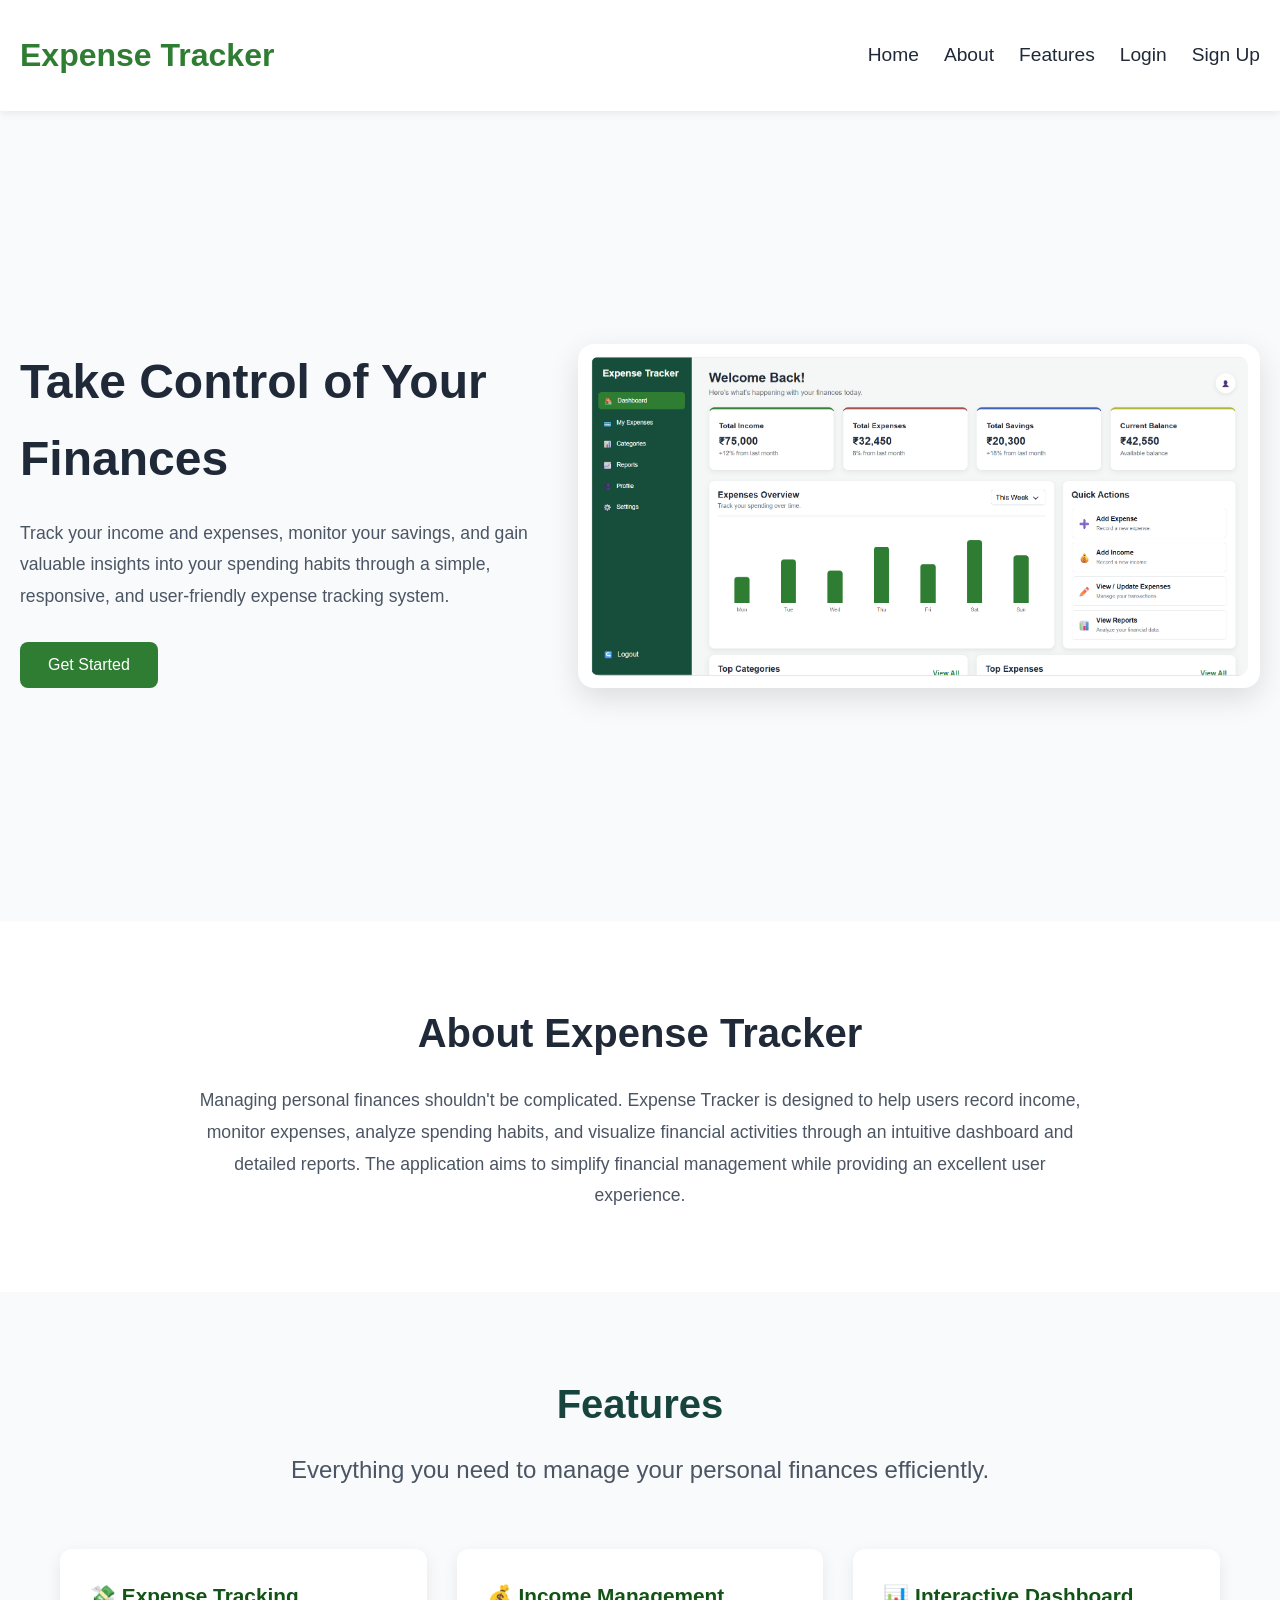
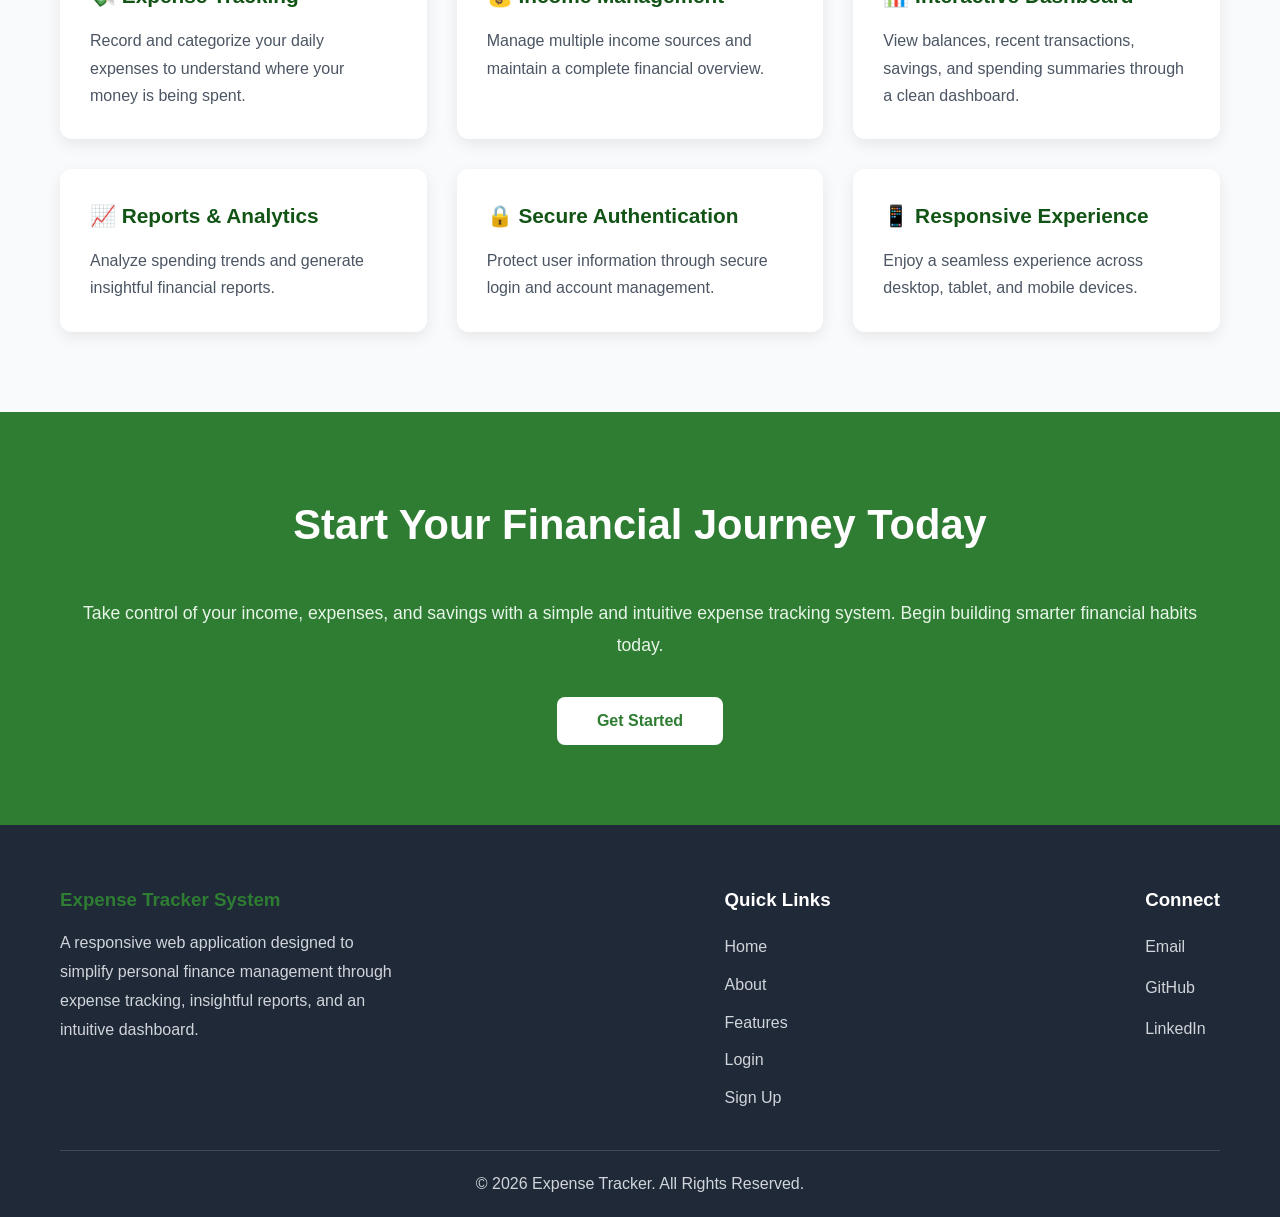
<file: frontend/html/index.html>
<!DOCTYPE html>
<html lang="en">
<head>
    <meta charset="UTF-8">
    <meta name="viewport" content="width=device-width, initial-scale=1.0">
    <title>Expense Tracker</title>
    <link rel="stylesheet" href="../css/style.css">
    
</head>

<body>

    <!-- ================= NAVIGATION ================= -->
    
    <nav class="navbar">
        <div class="logo">
            <h1>Expense Tracker</h1>
        </div>
        <div class="nav-links">
            <a href="#home">Home</a>
            <a href="#about">About</a>
            <a href="#features">Features</a>
            <a href="login.html">Login</a>
            <a href="signup.html">Sign Up</a>
        </div>
    </nav>
    <!-- ================= HERO SECTION ================= -->
    <section id="home" class="hero">
        <div class="hero-content">
            <h1>Take Control of Your Finances</h1>
            <p>
                Track your income and expenses, monitor your savings,
                and gain valuable insights into your spending habits
                through a simple, responsive, and user-friendly
                expense tracking system.
            </p>

            <button type="button" onclick="window.location.href='signup.html'">
                Get Started
            </button>

        </div>
        <div class="dashboard-content">
            <div class="dashboard-preview-card">
                <img 
                    src="../images/dashboard-preview.png" 
                    alt="Expense Tracker Dashboard Preview"
                >
            </div>
        </div>
    </section>
    <!-- ================= ABOUT SECTION ================= -->
    <section id="about" class="about">
        <div class="about-content">
            <h2>About Expense Tracker</h2>
            <p>
                Managing personal finances shouldn't be complicated.
                Expense Tracker is designed to help users record income,
                monitor expenses, analyze spending habits, and visualize
                financial activities through an intuitive dashboard and
                detailed reports. The application aims to simplify
                financial management while providing an excellent
                user experience.
            </p>
        </div>
    </section>
    <!-- ================= FEATURES SECTION ================= -->
    <section id="features" class="features">
        <div class="section-title">
            <h2>Features</h2>
            <p>
                Everything you need to manage your personal finances efficiently.
            </p>
        </div>
        <div class="cards-container">
            <div class="feature-card">
                <h3>💸 Expense Tracking</h3>
                <p>
                    Record and categorize your daily expenses to understand
                    where your money is being spent.
                </p>
            </div>
            <div class="feature-card">
                <h3>💰 Income Management</h3>
                <p>
                    Manage multiple income sources and maintain
                    a complete financial overview.
                </p>
            </div>
            <div class="feature-card">
                <h3>📊 Interactive Dashboard</h3>
                <p>
                    View balances, recent transactions, savings,
                    and spending summaries through a clean dashboard.
                </p>
            </div>
            <div class="feature-card">
                <h3>📈 Reports & Analytics</h3>
                <p>
                    Analyze spending trends and generate
                    insightful financial reports.
                </p>
            </div>
            <div class="feature-card">
                <h3>🔒 Secure Authentication</h3>
                <p>
                    Protect user information through secure
                    login and account management.
                </p>
            </div>
            <div class="feature-card">
                <h3>📱 Responsive Experience</h3>
                <p>
                    Enjoy a seamless experience across desktop,
                    tablet, and mobile devices.
                </p>
            </div>
        </div>
    </section>
    <!-- ================= CALL TO ACTION ================= -->
    <section id="cta" class="cta">
        <div class="cta-content">
            <h2>Start Your Financial Journey Today</h2>
            <p>
                Take control of your income, expenses, and savings with
                a simple and intuitive expense tracking system.
                Begin building smarter financial habits today.
            </p>
            <button type="button" onclick="window.location.href='signup.html'">
                Get Started
            </button>
        </div>
    </section>
    <!-- ================= FOOTER ================= -->
    <footer>
        <div class="footer-container">
            <div class="footer-about">
                <h3>Expense Tracker System</h3>
                <p>
                    A responsive web application designed to simplify
                    personal finance management through expense tracking,
                    insightful reports, and an intuitive dashboard.
                </p>
            </div>
            <div class="footer-links">
                <h3>Quick Links</h3>
                <ul>
                    <li><a href="#home">Home</a></li>
                    <li><a href="#about">About</a></li>
                    <li><a href="#features">Features</a></li>
                    <li><a href="login.html">Login</a></li>
                    <li><a href="signup.html">Sign Up</a></li>
                </ul>
            </div>
            <div class="footer-contact">
                <h3>Connect</h3>
                <ul>
                    <li><a href="#" >Email</a></li>
                    <li><a href="https://github.com/Srilekha2800">GitHub</a></li>
                    <li><a href="https://www.linkedin.com/in/srilekha-doppalapudi-3969a5295">LinkedIn</a></li>
                </ul>
            </div>
        </div>
        <div class="footer-bottom">
                <p>© 2026 Expense Tracker. All Rights Reserved.</p>     
        </div>
    </footer>

</body>
</html>
</file>
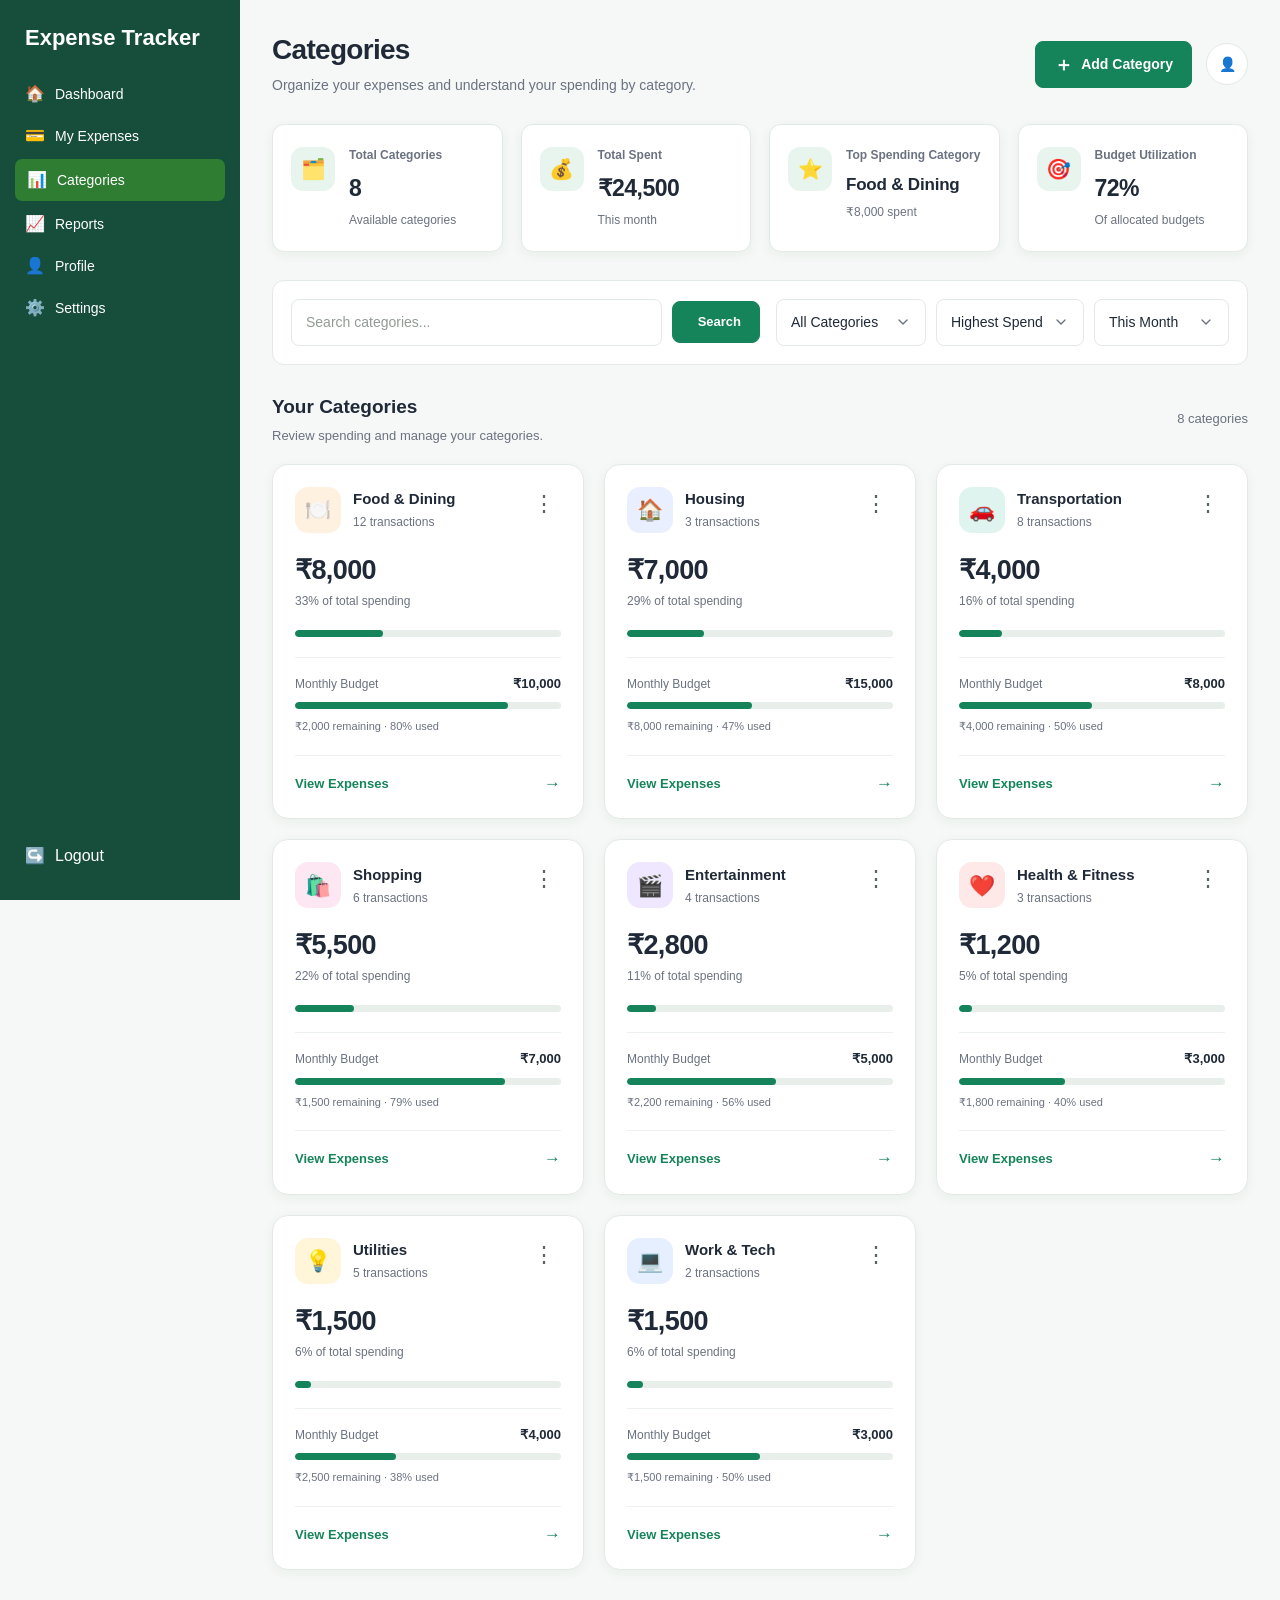
<file: frontend/html/categories.html>
<!DOCTYPE html>
<html lang="en">
<head>
    <meta charset="UTF-8">
    <meta name="viewport" content="width=device-width, initial-scale=1.0">
    <title>Categories | Expense Tracker</title>
    <link rel="stylesheet" href="../css/categories.css">
</head>
<body>

    <div class="categories-container">

        <!-- SECTION 1: Sidebar -->
        <aside class="sidebar">
            <div class="sidebar-header">
                <h2>Expense Tracker</h2>
            </div>

            <nav class="sidebar-nav">

                <a href="dashboard.html" class="nav-link">
                    <span>🏠</span>
                    Dashboard
                </a>

                <a href="my-expenses.html" class="nav-link">
                    <span>💳</span>
                    My Expenses
                </a>

                <a href="categories.html" class="nav-link active">
                    <span>📊</span>
                    Categories
                </a>

                <a href="reports.html" class="nav-link">
                    <span>📈</span>
                    Reports
                </a>

                <a href="profile.html" class="nav-link">
                    <span>👤</span>
                    Profile
                </a>

                <a href="settings.html" class="nav-link">
                    <span>⚙️</span>
                    Settings
                </a>

            </nav>

            <div class="logout-section">

                <a href="#" class="nav-link">
                    <span>↪️</span>
                    Logout
                </a>

            </div>
        </aside>

        <!-- Remaining sections go inside main-content -->
        <main class="main-content">

            <!-- SECTION 2: Page header -->
            <header class="categories-header">
                <div class="header-content">
                    <h1>Categories</h1>
                    <p>
                        Organize your expenses and understand your
                        spending by category.
                    </p>
                </div>

                <div class="header-actions">
                    <button type="button" class="add-category-button"
                            id="openAddCategory">
                        <span aria-hidden="true">＋</span>
                        Add Category
                    </button>

                    <button type="button" class="profile-summary"
                            aria-label="Open profile">
                        👤
                    </button>
                </div>
            </header>

            <!-- SECTION 3: Summary cards -->
            <section class="category-summary" aria-label="Category summary">

                <article class="summary-card total-categories-card">
                    <div class="summary-icon" aria-hidden="true">🗂️</div>
                    <div class="summary-details">
                        <h2>Total Categories</h2>
                        <p class="summary-value">8</p>
                        <p class="summary-description">Available categories</p>
                    </div>
                </article>

                <article class="summary-card total-spent-card">
                    <div class="summary-icon" aria-hidden="true">💰</div>
                    <div class="summary-details">
                        <h2>Total Spent</h2>
                        <p class="summary-value">₹24,500</p>
                        <p class="summary-description">This month</p>
                    </div>
                </article>

                <article class="summary-card top-category-card">
                    <div class="summary-icon" aria-hidden="true">⭐</div>
                    <div class="summary-details">
                        <h2>Top Spending Category</h2>
                        <p class="summary-value">Food &amp; Dining</p>
                        <p class="summary-description">₹8,000 spent</p>
                    </div>
                </article>

                <article class="summary-card budget-summary-card">
                    <div class="summary-icon" aria-hidden="true">🎯</div>
                    <div class="summary-details">
                        <h2>Budget Utilization</h2>
                        <p class="summary-value">72%</p>
                        <p class="summary-description">Of allocated budgets</p>
                    </div>
                </article>

            </section>

            <!-- SECTION 4: Search, filters and sorting -->
            <section class="category-toolbar" aria-label="Find categories">

                <div class="category-search">

                    <label for="categorySearch" class="visually-hidden">
                        Search categories
                    </label>

                    <input
                        type="search"
                        id="categorySearch"
                        placeholder="Search categories..."
                    >

                    <button
                        type="button"
                        id="searchCategoriesButton"
                        class="category-search-button"
                    >
                        <span aria-hidden="true"></span>
                        Search
                    </button>

                </div>

                <div class="category-filters">
                    <div class="filter-control">
                        <label for="categoryFilter" class="visually-hidden">
                            Filter categories
                        </label>
                        <select id="categoryFilter">
                            <option value="all">All Categories</option>
                            <option value="with-expenses">With Expenses</option>
                            <option value="without-expenses">No Expenses</option>
                        </select>
                    </div>

                    <div class="filter-control">
                        <label for="categorySort" class="visually-hidden">
                            Sort categories
                        </label>
                        <select id="categorySort">
                            <option value="highest">Highest Spend</option>
                            <option value="lowest">Lowest Spend</option>
                            <option value="alphabetical">Alphabetical</option>
                        </select>
                    </div>

                    <div class="filter-control">
                        <label for="spendingPeriod" class="visually-hidden">
                            Spending period
                        </label>
                        <select id="spendingPeriod">
                            <option value="month">This Month</option>
                            <option value="last-month">Last Month</option>
                            <option value="all-time">All Time</option>
                        </select>
                    </div>

                </div>
            </section>

            <!-- SECTION 5: Category cards -->
            <section class="category-list-section"
                     aria-labelledby="categoryListHeading">

                <div class="category-list-header">
                    <div>
                        <h2 id="categoryListHeading">Your Categories</h2>
                        <p>Review spending and manage your categories.</p>
                    </div>

                    <p class="category-count">8 categories</p>
                </div>

                <div class="category-grid" id="categoryGrid">

                    <!-- Category card 1 -->
                    <article class="category-card"
                             data-category="Food & Dining"
                             data-spent="8000"
                             data-transactions="12">

                        <div class="category-card-header">
                            <div class="category-identity">
                                <span class="category-icon food-icon"
                                      aria-hidden="true">🍽️</span>
                                <div>
                                    <h3>Food &amp; Dining</h3>
                                    <p>12 transactions</p>
                                </div>
                            </div>

                            <div class="category-menu-wrapper">
                                <button type="button"
                                        class="category-menu-button"
                                        aria-label="Food and Dining actions"
                                        aria-expanded="false">
                                    ⋮
                                </button>

                                <div class="category-action-menu" hidden>
                                    <button type="button"
                                            data-action="edit">
                                        Edit Category
                                    </button>
                                    <button type="button"
                                            data-action="budget">
                                        Set / Update Budget
                                    </button>
                                    <button type="button"
                                            data-action="archive">
                                        Archive Category
                                    </button>
                                    <button type="button"
                                            class="delete-category-action"
                                            data-action="delete">
                                        Delete Category
                                    </button>
                                </div>
                            </div>
                        </div>

                        <div class="category-spending">
                            <p class="spent-amount">₹8,000</p>
                            <p class="spending-share">33% of total spending</p>
                        </div>

                        <div class="spending-progress">
                            <div class="progress-track"
                                 role="progressbar"
                                 aria-label="Food and Dining share of spending"
                                 aria-valuemin="0"
                                 aria-valuemax="100"
                                 aria-valuenow="33">
                                <div class="progress-fill"
                                     style="width: 33%"></div>
                            </div>
                        </div>

                        <div class="category-budget">
                            <div class="budget-heading">
                                <span>Monthly Budget</span>
                                <strong>₹10,000</strong>
                            </div>
                            <div class="budget-track"
                                 role="progressbar"
                                 aria-label="Food and Dining budget used"
                                 aria-valuemin="0"
                                 aria-valuemax="100"
                                 aria-valuenow="80">
                                <div class="budget-fill"
                                     style="width: 80%"></div>
                            </div>
                            <p>₹2,000 remaining · 80% used</p>
                        </div>

                        <a href="my-expenses.html?category=food"
                           class="view-expenses-link">
                            View Expenses <span aria-hidden="true">→</span>
                        </a>
                    </article>

                    <!-- Category card 2 -->
                    <article class="category-card"
                             data-category="Housing"
                             data-spent="7000"
                             data-transactions="3">

                        <div class="category-card-header">
                            <div class="category-identity">
                                <span class="category-icon housing-icon"
                                      aria-hidden="true">🏠</span>
                                <div>
                                    <h3>Housing</h3>
                                    <p>3 transactions</p>
                                </div>
                            </div>

                            <div class="category-menu-wrapper">
                                <button type="button"
                                        class="category-menu-button"
                                        aria-label="Housing actions"
                                        aria-expanded="false">⋮</button>
                                <div class="category-action-menu" hidden>
                                    <button type="button" data-action="edit">Edit Category</button>
                                    <button type="button" data-action="budget">Set / Update Budget</button>
                                    <button type="button" data-action="archive">Archive Category</button>
                                    <button type="button" class="delete-category-action" data-action="delete">Delete Category</button>
                                </div>
                            </div>
                        </div>

                        <div class="category-spending">
                            <p class="spent-amount">₹7,000</p>
                            <p class="spending-share">29% of total spending</p>
                        </div>

                        <div class="spending-progress">
                            <div class="progress-track" role="progressbar"
                                 aria-label="Housing share of spending"
                                 aria-valuemin="0" aria-valuemax="100"
                                 aria-valuenow="29">
                                <div class="progress-fill" style="width: 29%"></div>
                            </div>
                        </div>

                        <div class="category-budget">
                            <div class="budget-heading">
                                <span>Monthly Budget</span>
                                <strong>₹15,000</strong>
                            </div>
                            <div class="budget-track" role="progressbar"
                                 aria-label="Housing budget used"
                                 aria-valuemin="0" aria-valuemax="100"
                                 aria-valuenow="47">
                                <div class="budget-fill" style="width: 47%"></div>
                            </div>
                            <p>₹8,000 remaining · 47% used</p>
                        </div>

                        <a href="my-expenses.html?category=housing"
                           class="view-expenses-link">
                            View Expenses <span aria-hidden="true">→</span>
                        </a>
                    </article>

                    <!-- Category card 3 -->
                    <article class="category-card"
                             data-category="Transportation"
                             data-spent="4000"
                             data-transactions="8">

                        <div class="category-card-header">
                            <div class="category-identity">
                                <span class="category-icon transport-icon"
                                      aria-hidden="true">🚗</span>
                                <div>
                                    <h3>Transportation</h3>
                                    <p>8 transactions</p>
                                </div>
                            </div>
                            <div class="category-menu-wrapper">
                                <button type="button" class="category-menu-button"
                                        aria-label="Transportation actions"
                                        aria-expanded="false">⋮</button>
                                <div class="category-action-menu" hidden>
                                    <button type="button" data-action="edit">Edit Category</button>
                                    <button type="button" data-action="budget">Set / Update Budget</button>
                                    <button type="button" data-action="archive">Archive Category</button>
                                    <button type="button" class="delete-category-action" data-action="delete">Delete Category</button>
                                </div>
                            </div>
                        </div>

                        <div class="category-spending">
                            <p class="spent-amount">₹4,000</p>
                            <p class="spending-share">16% of total spending</p>
                        </div>

                        <div class="spending-progress">
                            <div class="progress-track" role="progressbar"
                                 aria-label="Transportation share of spending"
                                 aria-valuemin="0" aria-valuemax="100"
                                 aria-valuenow="16">
                                <div class="progress-fill" style="width: 16%"></div>
                            </div>
                        </div>

                        <div class="category-budget">
                            <div class="budget-heading">
                                <span>Monthly Budget</span>
                                <strong>₹8,000</strong>
                            </div>
                            <div class="budget-track" role="progressbar"
                                 aria-label="Transportation budget used"
                                 aria-valuemin="0" aria-valuemax="100"
                                 aria-valuenow="50">
                                <div class="budget-fill" style="width: 50%"></div>
                            </div>
                            <p>₹4,000 remaining · 50% used</p>
                        </div>

                        <a href="my-expenses.html?category=transportation"
                           class="view-expenses-link">
                            View Expenses <span aria-hidden="true">→</span>
                        </a>
                    </article>

                    <!-- Category card 4 -->
                    <article class="category-card"
                             data-category="Shopping"
                             data-spent="5500"
                             data-transactions="6">

                        <div class="category-card-header">
                            <div class="category-identity">
                                <span class="category-icon shopping-icon"
                                      aria-hidden="true">🛍️</span>
                                <div>
                                    <h3>Shopping</h3>
                                    <p>6 transactions</p>
                                </div>
                            </div>
                            <div class="category-menu-wrapper">
                                <button type="button" class="category-menu-button"
                                        aria-label="Shopping actions"
                                        aria-expanded="false">⋮</button>
                                <div class="category-action-menu" hidden>
                                    <button type="button" data-action="edit">Edit Category</button>
                                    <button type="button" data-action="budget">Set / Update Budget</button>
                                    <button type="button" data-action="archive">Archive Category</button>
                                    <button type="button" class="delete-category-action" data-action="delete">Delete Category</button>
                                </div>
                            </div>
                        </div>

                        <div class="category-spending">
                            <p class="spent-amount">₹5,500</p>
                            <p class="spending-share">22% of total spending</p>
                        </div>

                        <div class="spending-progress">
                            <div class="progress-track" role="progressbar"
                                 aria-label="Shopping share of spending"
                                 aria-valuemin="0" aria-valuemax="100"
                                 aria-valuenow="22">
                                <div class="progress-fill" style="width: 22%"></div>
                            </div>
                        </div>

                        <div class="category-budget">
                            <div class="budget-heading">
                                <span>Monthly Budget</span>
                                <strong>₹7,000</strong>
                            </div>
                            <div class="budget-track" role="progressbar"
                                 aria-label="Shopping budget used"
                                 aria-valuemin="0" aria-valuemax="100"
                                 aria-valuenow="79">
                                <div class="budget-fill" style="width: 79%"></div>
                            </div>
                            <p>₹1,500 remaining · 79% used</p>
                        </div>

                        <a href="my-expenses.html?category=shopping"
                           class="view-expenses-link">
                            View Expenses <span aria-hidden="true">→</span>
                        </a>
                    </article>

                    <!-- Category card 5 -->
                    <article class="category-card"
                             data-category="Entertainment"
                             data-spent="2800"
                             data-transactions="4">

                        <div class="category-card-header">
                            <div class="category-identity">
                                <span class="category-icon entertainment-icon"
                                      aria-hidden="true">🎬</span>
                                <div>
                                    <h3>Entertainment</h3>
                                    <p>4 transactions</p>
                                </div>
                            </div>
                            <div class="category-menu-wrapper">
                                <button type="button" class="category-menu-button"
                                        aria-label="Entertainment actions"
                                        aria-expanded="false">⋮</button>
                                <div class="category-action-menu" hidden>
                                    <button type="button" data-action="edit">Edit Category</button>
                                    <button type="button" data-action="budget">Set / Update Budget</button>
                                    <button type="button" data-action="archive">Archive Category</button>
                                    <button type="button" class="delete-category-action" data-action="delete">Delete Category</button>
                                </div>
                            </div>
                        </div>

                        <div class="category-spending">
                            <p class="spent-amount">₹2,800</p>
                            <p class="spending-share">11% of total spending</p>
                        </div>

                        <div class="spending-progress">
                            <div class="progress-track" role="progressbar"
                                 aria-label="Entertainment share of spending"
                                 aria-valuemin="0" aria-valuemax="100"
                                 aria-valuenow="11">
                                <div class="progress-fill" style="width: 11%"></div>
                            </div>
                        </div>

                        <div class="category-budget">
                            <div class="budget-heading">
                                <span>Monthly Budget</span>
                                <strong>₹5,000</strong>
                            </div>
                            <div class="budget-track" role="progressbar"
                                 aria-label="Entertainment budget used"
                                 aria-valuemin="0" aria-valuemax="100"
                                 aria-valuenow="56">
                                <div class="budget-fill" style="width: 56%"></div>
                            </div>
                            <p>₹2,200 remaining · 56% used</p>
                        </div>

                        <a href="my-expenses.html?category=entertainment"
                           class="view-expenses-link">
                            View Expenses <span aria-hidden="true">→</span>
                        </a>
                    </article>

                    <!-- Category card 6 -->
                    <article class="category-card"
                             data-category="Health & Fitness"
                             data-spent="1200"
                             data-transactions="3">

                        <div class="category-card-header">
                            <div class="category-identity">
                                <span class="category-icon health-icon"
                                      aria-hidden="true">❤️</span>
                                <div>
                                    <h3>Health &amp; Fitness</h3>
                                    <p>3 transactions</p>
                                </div>
                            </div>
                            <div class="category-menu-wrapper">
                                <button type="button" class="category-menu-button"
                                        aria-label="Health and Fitness actions"
                                        aria-expanded="false">⋮</button>
                                <div class="category-action-menu" hidden>
                                    <button type="button" data-action="edit">Edit Category</button>
                                    <button type="button" data-action="budget">Set / Update Budget</button>
                                    <button type="button" data-action="archive">Archive Category</button>
                                    <button type="button" class="delete-category-action" data-action="delete">Delete Category</button>
                                </div>
                            </div>
                        </div>

                        <div class="category-spending">
                            <p class="spent-amount">₹1,200</p>
                            <p class="spending-share">5% of total spending</p>
                        </div>

                        <div class="spending-progress">
                            <div class="progress-track" role="progressbar"
                                 aria-label="Health and Fitness share of spending"
                                 aria-valuemin="0" aria-valuemax="100"
                                 aria-valuenow="5">
                                <div class="progress-fill" style="width: 5%"></div>
                            </div>
                        </div>

                        <div class="category-budget">
                            <div class="budget-heading">
                                <span>Monthly Budget</span>
                                <strong>₹3,000</strong>
                            </div>
                            <div class="budget-track" role="progressbar"
                                 aria-label="Health and Fitness budget used"
                                 aria-valuemin="0" aria-valuemax="100"
                                 aria-valuenow="40">
                                <div class="budget-fill" style="width: 40%"></div>
                            </div>
                            <p>₹1,800 remaining · 40% used</p>
                        </div>

                        <a href="my-expenses.html?category=health"
                           class="view-expenses-link">
                            View Expenses <span aria-hidden="true">→</span>
                        </a>
                    </article>

                    <!-- Category card 7 -->
                    <article class="category-card"
                             data-category="Utilities"
                             data-spent="1500"
                             data-transactions="5">

                        <div class="category-card-header">
                            <div class="category-identity">
                                <span class="category-icon utilities-icon"
                                      aria-hidden="true">💡</span>
                                <div>
                                    <h3>Utilities</h3>
                                    <p>5 transactions</p>
                                </div>
                            </div>
                            <div class="category-menu-wrapper">
                                <button type="button" class="category-menu-button"
                                        aria-label="Utilities actions"
                                        aria-expanded="false">⋮</button>
                                <div class="category-action-menu" hidden>
                                    <button type="button" data-action="edit">Edit Category</button>
                                    <button type="button" data-action="budget">Set / Update Budget</button>
                                    <button type="button" data-action="archive">Archive Category</button>
                                    <button type="button" class="delete-category-action" data-action="delete">Delete Category</button>
                                </div>
                            </div>
                        </div>

                        <div class="category-spending">
                            <p class="spent-amount">₹1,500</p>
                            <p class="spending-share">6% of total spending</p>
                        </div>

                        <div class="spending-progress">
                            <div class="progress-track" role="progressbar"
                                 aria-label="Utilities share of spending"
                                 aria-valuemin="0" aria-valuemax="100"
                                 aria-valuenow="6">
                                <div class="progress-fill" style="width: 6%"></div>
                            </div>
                        </div>

                        <div class="category-budget">
                            <div class="budget-heading">
                                <span>Monthly Budget</span>
                                <strong>₹4,000</strong>
                            </div>
                            <div class="budget-track" role="progressbar"
                                 aria-label="Utilities budget used"
                                 aria-valuemin="0" aria-valuemax="100"
                                 aria-valuenow="38">
                                <div class="budget-fill" style="width: 38%"></div>
                            </div>
                            <p>₹2,500 remaining · 38% used</p>
                        </div>

                        <a href="my-expenses.html?category=utilities"
                           class="view-expenses-link">
                            View Expenses <span aria-hidden="true">→</span>
                        </a>
                    </article>

                    <!-- Category card 8 -->
                    <article class="category-card"
                             data-category="Work & Tech"
                             data-spent="1500"
                             data-transactions="2">

                        <div class="category-card-header">
                            <div class="category-identity">
                                <span class="category-icon work-icon"
                                      aria-hidden="true">💻</span>
                                <div>
                                    <h3>Work &amp; Tech</h3>
                                    <p>2 transactions</p>
                                </div>
                            </div>
                            <div class="category-menu-wrapper">
                                <button type="button" class="category-menu-button"
                                        aria-label="Work and Tech actions"
                                        aria-expanded="false">⋮</button>
                                <div class="category-action-menu" hidden>
                                    <button type="button" data-action="edit">Edit Category</button>
                                    <button type="button" data-action="budget">Set / Update Budget</button>
                                    <button type="button" data-action="archive">Archive Category</button>
                                    <button type="button" class="delete-category-action" data-action="delete">Delete Category</button>
                                </div>
                            </div>
                        </div>

                        <div class="category-spending">
                            <p class="spent-amount">₹1,500</p>
                            <p class="spending-share">6% of total spending</p>
                        </div>

                        <div class="spending-progress">
                            <div class="progress-track" role="progressbar"
                                 aria-label="Work and Tech share of spending"
                                 aria-valuemin="0" aria-valuemax="100"
                                 aria-valuenow="6">
                                <div class="progress-fill" style="width: 6%"></div>
                            </div>
                        </div>

                        <div class="category-budget">
                            <div class="budget-heading">
                                <span>Monthly Budget</span>
                                <strong>₹3,000</strong>
                            </div>
                            <div class="budget-track" role="progressbar"
                                 aria-label="Work and Tech budget used"
                                 aria-valuemin="0" aria-valuemax="100"
                                 aria-valuenow="50">
                                <div class="budget-fill" style="width: 50%"></div>
                            </div>
                            <p>₹1,500 remaining · 50% used</p>
                        </div>

                        <a href="my-expenses.html?category=work-tech"
                           class="view-expenses-link">
                            View Expenses <span aria-hidden="true">→</span>
                        </a>
                    </article>

                </div>

                <!-- Empty state for future search/filter functionality -->
                <div class="category-empty-state" id="categoryEmptyState" hidden>
                    <h3>No categories found</h3>
                    <p>Try another search or change your filters.</p>
                </div>
            </section>

        </main>
    </div>

    <!-- SECTION 6: Add Category modal -->
    <div class="modal-overlay" id="addCategoryModal" hidden>
        <section class="category-modal"
                 role="dialog"
                 aria-modal="true"
                 aria-labelledby="addCategoryTitle">

            <div class="modal-header">
                <div>
                    <h2 id="addCategoryTitle">Add Category</h2>
                    <p>Create a category to organize your expenses.</p>
                </div>
                <button type="button" class="modal-close"
                        data-close-modal="addCategoryModal"
                        aria-label="Close Add Category modal">×</button>
            </div>

            <form id="addCategoryForm">
                <div class="form-group">
                    <label for="newCategoryName">Category Name *</label>
                    <input type="text" id="newCategoryName"
                           name="categoryName" maxlength="40"
                           placeholder="e.g. Food & Dining" required>
                </div>

                <fieldset class="form-group icon-picker">
                    <legend>Choose an Icon</legend>
                    <label><input type="radio" name="categoryIcon" value="🍽️" checked><span>🍽️</span></label>
                    <label><input type="radio" name="categoryIcon" value="🏠"><span>🏠</span></label>
                    <label><input type="radio" name="categoryIcon" value="🚗"><span>🚗</span></label>
                    <label><input type="radio" name="categoryIcon" value="🛍️"><span>🛍️</span></label>
                    <label><input type="radio" name="categoryIcon" value="❤️"><span>❤️</span></label>
                    <label><input type="radio" name="categoryIcon" value="💻"><span>💻</span></label>
                    <label><input type="radio" name="categoryIcon" value="💡"><span>💡</span></label>
                    <label><input type="radio" name="categoryIcon" value="🎬"><span>🎬</span></label>
                </fieldset>

                <div class="form-group">
                    <label for="newCategoryBudget">Monthly Budget (optional)</label>
                    <input type="number" id="newCategoryBudget"
                           name="monthlyBudget" min="0" step="0.01"
                           placeholder="Enter amount in ₹">
                </div>

                <div class="form-group">
                    <label for="newCategoryColor">Category Color (optional)</label>
                    <input type="color" id="newCategoryColor"
                           name="categoryColor" value="#15966A">
                </div>

                <div class="modal-actions">
                    <button type="button" class="cancel-button"
                            data-close-modal="addCategoryModal">Cancel</button>
                    <button type="submit" class="save-category-button">
                        Save Category
                    </button>
                </div>
            </form>
        </section>
    </div>

    <!-- SECTION 7: Edit Category modal -->
    <div class="modal-overlay" id="editCategoryModal" hidden>
        <section class="category-modal"
                 role="dialog"
                 aria-modal="true"
                 aria-labelledby="editCategoryTitle">

            <div class="modal-header">
                <div>
                    <h2 id="editCategoryTitle">Edit Category</h2>
                    <p>Update your category details.</p>
                </div>
                <button type="button" class="modal-close"
                        data-close-modal="editCategoryModal"
                        aria-label="Close Edit Category modal">×</button>
            </div>

            <form id="editCategoryForm">
                <input type="hidden" id="editCategoryId" name="categoryId">

                <div class="form-group">
                    <label for="editCategoryName">Category Name *</label>
                    <input type="text" id="editCategoryName"
                           name="categoryName" maxlength="40"
                           placeholder="Enter category name" required>
                </div>

                <fieldset class="form-group icon-picker">
                    <legend>Choose an Icon</legend>
                    <label><input type="radio" name="editCategoryIcon" value="🍽️"><span>🍽️</span></label>
                    <label><input type="radio" name="editCategoryIcon" value="🏠"><span>🏠</span></label>
                    <label><input type="radio" name="editCategoryIcon" value="🚗"><span>🚗</span></label>
                    <label><input type="radio" name="editCategoryIcon" value="🛍️"><span>🛍️</span></label>
                    <label><input type="radio" name="editCategoryIcon" value="❤️"><span>❤️</span></label>
                    <label><input type="radio" name="editCategoryIcon" value="💻"><span>💻</span></label>
                    <label><input type="radio" name="editCategoryIcon" value="💡"><span>💡</span></label>
                    <label><input type="radio" name="editCategoryIcon" value="🎬"><span>🎬</span></label>
                </fieldset>

                <div class="form-group">
                    <label for="editCategoryBudget">Monthly Budget (optional)</label>
                    <input type="number" id="editCategoryBudget"
                           name="monthlyBudget" min="0" step="0.01"
                           placeholder="Enter amount in ₹">
                </div>

                <div class="form-group">
                    <label for="editCategoryColor">Category Color (optional)</label>
                    <input type="color" id="editCategoryColor"
                           name="categoryColor" value="#15966A">
                </div>

                <div class="modal-actions">
                    <button type="button" class="cancel-button"
                            data-close-modal="editCategoryModal">Cancel</button>
                    <button type="submit" class="save-category-button">
                        Save Changes
                    </button>
                </div>
            </form>
        </section>
    </div>

    <!-- SECTION 8: Delete confirmation modal -->
    <div class="modal-overlay" id="deleteCategoryModal" hidden>
        <section class="category-modal confirmation-modal"
                 role="dialog"
                 aria-modal="true"
                 aria-labelledby="deleteCategoryTitle">

            <div class="modal-header">
                <div>
                    <h2 id="deleteCategoryTitle">Delete Category?</h2>
                    <p id="deleteCategoryMessage">
                        Make sure you understand how this affects existing expenses.
                    </p>
                </div>
                <button type="button" class="modal-close"
                        data-close-modal="deleteCategoryModal"
                        aria-label="Close delete confirmation">×</button>
            </div>

            <div class="modal-actions">
                <button type="button" class="cancel-button"
                        data-close-modal="deleteCategoryModal">Cancel</button>
                <button type="button" class="delete-confirm-button"
                        id="confirmDeleteCategory">
                    Delete Category
                </button>
            </div>
        </section>
    </div>

    <script src="../javascript/categories.js" defer></script>
</body>
</html>
</file>
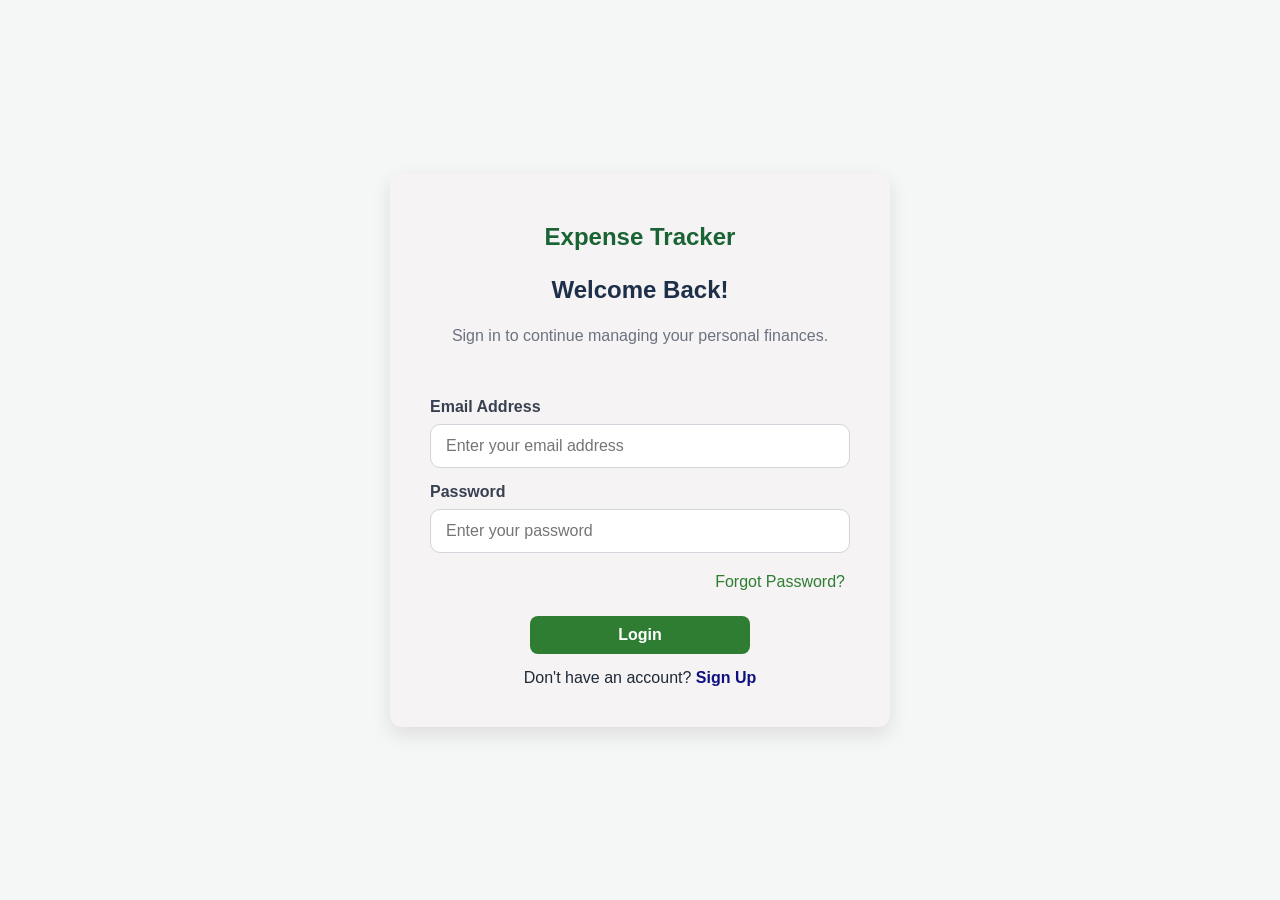
<file: frontend/html/login.html>
<!DOCTYPE html>
<html lang="en">
<head>
    <meta charset="UTF-8">
    <meta name="viewport" content="width=device-width, initial-scale=1.0">
    <title>Login | Expense Tracker</title>

    <link rel="stylesheet" href="../css/login.css">
</head>

<script src="../javascript/storage.js" defer></script>
<script src="../javascript/auth.js" defer></script>
<script src="../javascript/app.js" defer></script>

<body>
    <section id="login" class="login-container">
        <div class="login-card"> 
            <h1 class="login-logo">
                Expense Tracker
            </h1>
            <h2 class="login-title">
                Welcome Back!
            </h2>
            <p class="login-description">
                Sign in to continue managing your personal finances.
            </p>
        
            <form  id="login-form" class="login-form">

                <p id="login-message" class="form-message" aria-live="polite"></p>

                <div class="form-group">
                    <label for="email">Email Address</label>
                    <input type="email" id="email" class="email" name="email" placeholder="Enter your email address" required>
                </div>
                <div class="form-group">
                    <label for="password">Password</label>
                    <input type="password" id="password" name="password" class="password" placeholder="Enter your password" required>
                </div>
                <div class="forgot-password">
                    <a href="forgotpassword.html">Forgot Password?</a>
                </div>
                <button type="submit" class="login-btn">Login</button>
                <div class="signup-link">
                    <p>
                        Don't have an account?
                        <a href="signup.html">Sign Up</a>
                    </p>
                </div>
            </form>
        </div>
    </section>


</body>
</html>
</file>
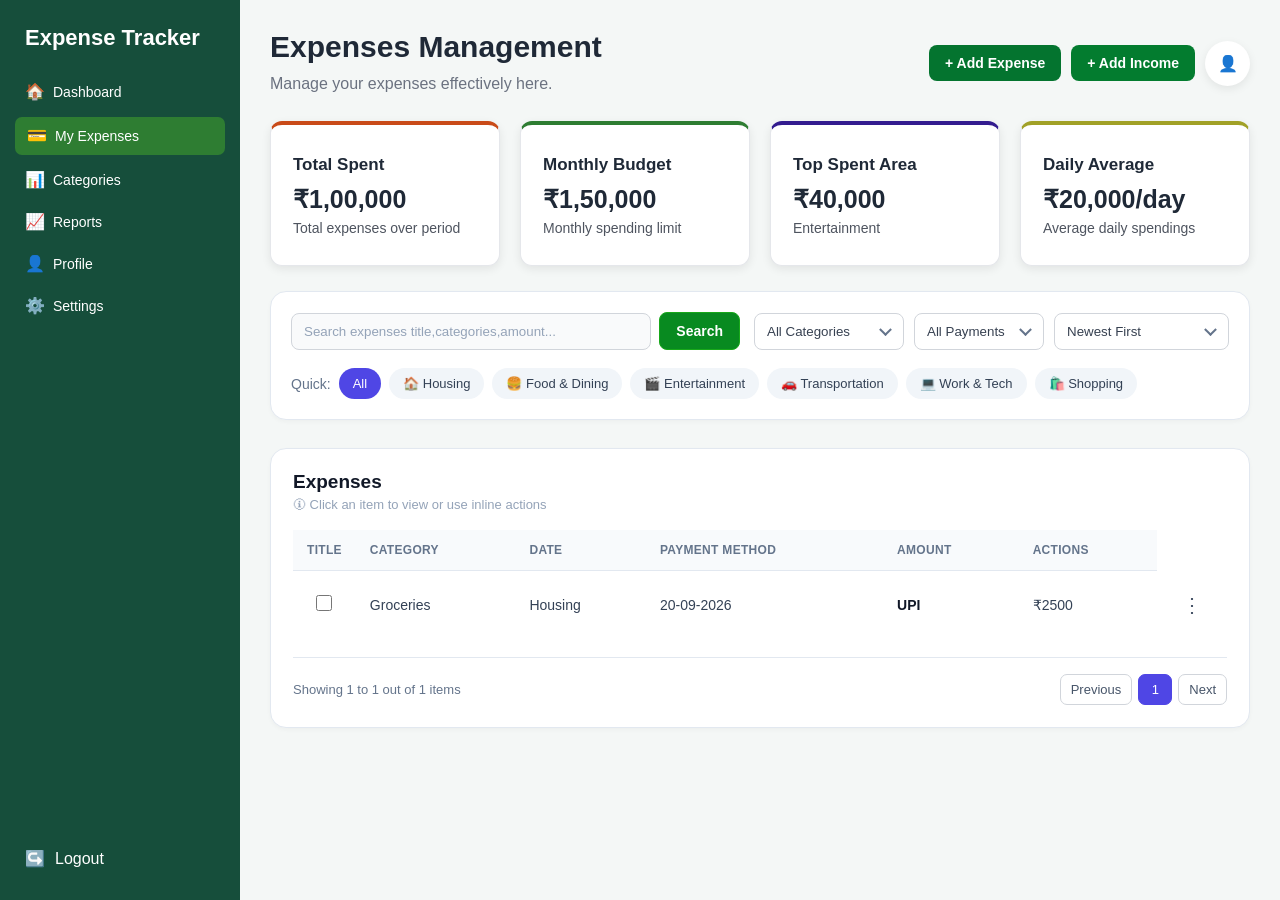
<file: frontend/html/my-expenses.html>
<!DOCTYPE html>
<html lang="en">
<head>
    <meta charset="UTF-8">
    <meta name="viewport" content="width=device-width, initial-scale=1.0">
    <title>My Expenses</title>
    <link rel="stylesheet" href="../css/my-expenses.css">
    <script src="../javascript/my-expenses.js" defer></script>
</head>
<body>
    
    <div class="expenses-container">

        <!--  SIDEBAR -->

        <aside class="sidebar">

            <div class="sidebar-header">
                <h2>Expense Tracker</h2>
            </div>

            <nav class="sidebar-nav">

                <a href="dashboard.html" class="nav-link">
                    <span>🏠</span>
                    Dashboard
                </a>


                <a href="my-expenses.html" class="nav-link active">
                    <span>💳</span>
                    My Expenses
                </a>


                <a href="categories.html" class="nav-link">
                    <span>📊</span>
                    Categories
                </a>


                <a href="reports.html" class="nav-link">
                    <span>📈</span>
                    Reports
                </a>


                <a href="profile.html" class="nav-link">
                    <span>👤</span>
                    Profile
                </a>
                

                <a href="settings.html" class="nav-link">
                    <span>⚙️</span>
                    Settings
                </a>

            </nav>

            <div class="logout-section">

                <a href="#" class="nav-link">
                    <span>↪️</span>
                    Logout
                </a>

            </div>

        </aside>

        <!-- Main-Content  -->
        <main class="main-content">

            <!-- Expenses-header  -->

            <header class="expenses-header">

                <div class="welcome-content">
                    <h1>
                        Expenses Management
                    </h1>
                    <p>
                        Manage your expenses effectively here.
                    </p>
                </div>

                <div class="header-actions">

                    <button class="add-expense-button" type="button">
                        + Add Expense
                    </button>

                    <button class="add-income-button" type="button">
                        + Add Income
                    </button>

                    <div class="profile-summary">
                        <span>👤</span>
                    </div>

                </div>

            </header>

            <!-- =========================================
                ADD EXPENSE MODAL
                ========================================= -->

            <div class="modal-overlay" id="expenseModal">

                <div class="expense-modal">

                    <div class="modal-header">

                        <div>
                            <h2>Add Expense</h2>
                            <p>Enter the details of your expense.</p>
                        </div>

                        <button
                            type="button"
                            class="modal-close"
                            data-close="expenseModal">
                            ×
                        </button>

                    </div>

                    <form class="transaction-form">

                        <div class="form-group">

                            <label for="expense-title">
                                Expense Title
                            </label>

                            <input
                                type="text"
                                id="expense-title"
                                name="expense-title"
                                placeholder="Enter expense title"
                                required>

                        </div>

                        <div class="form-group">

                            <label for="expense-amount">
                                Amount
                            </label>

                            <input
                                type="number"
                                id="expense-amount"
                                name="expense-amount"
                                placeholder="Enter amount"
                                min="0"
                                step="0.01"
                                required>

                        </div>

                        <div class="form-group">

                            <label for="expense-category">
                                Category
                            </label>

                            <select
                                id="expense-category"
                                name="expense-category"
                                required>

                                <option value="">
                                    Select Category
                                </option>

                                <option value="Housing">
                                    Housing
                                </option>

                                <option value="Food & Dining">
                                    Food & Dining
                                </option>

                                <option value="Entertainment">
                                    Entertainment
                                </option>

                                <option value="Transportation">
                                    Transportation
                                </option>

                                <option value="Utilities">
                                    Utilities
                                </option>

                                <option value="Work & Tech">
                                    Work & Tech
                                </option>

                                <option value="Health & Fitness">
                                    Health & Fitness
                                </option>

                                <option value="Shopping">
                                    Shopping
                                </option>

                            </select>

                        </div>

                        <div class="form-group">

                            <label for="expense-payment">
                                Payment Method
                            </label>

                            <select
                                id="expense-payment"
                                name="expense-payment"
                                required>

                                <option value="">
                                    Select Payment Method
                                </option>

                                <option value="UPI">UPI</option>
                                <option value="Net Banking">Net Banking</option>
                                <option value="Credit Card">Credit Card</option>
                                <option value="Debit Card">Debit Card</option>
                                <option value="Cash">Cash</option>

                            </select>

                        </div>

                        <div class="form-group">

                            <label for="expense-date">
                                Date
                            </label>

                            <input
                                type="date"
                                id="expense-date"
                                name="expense-date"
                                required>

                        </div>

                        <div class="modal-actions">

                            <button
                                type="button"
                                class="cancel-button"
                                data-close="expenseModal">
                                Cancel
                            </button>

                            <button
                                type="submit"
                                class="submit-transaction-button">
                                Add Expense
                            </button>

                        </div>

                    </form>

                </div>

            </div>



            <div class="modal-overlay" id="incomeModal">

                <div class="income-modal">

                    <div class="modal-header">

                        <div>
                            <h2>Add Expense</h2>
                            <p>Enter the details of your expense.</p>
                        </div>

                        <button
                            type="button"
                            class="modal-close"
                            data-close="incomeModal">
                            ×
                        </button>

                    </div>

                    <form class="transaction-form">

                        <div class="form-group">

                            <label for="income-title">
                                Income Title
                            </label>

                            <input
                                type="text"
                                id="income-title"
                                name="income-title"
                                placeholder="Enter income title"
                                required>

                        </div>

                        <div class="form-group">

                            <label for="income-amount">
                                Amount
                            </label>

                            <input
                                type="number"
                                id="income-amount"
                                name="income-amount"
                                placeholder="Enter amount"
                                min="0"
                                step="0.01"
                                required>

                        </div>

                        <div class="form-group">

                            <label for="income-category">
                                Category
                            </label>

                            <select
                                id="income-category"
                                name="income-category"
                                required>

                                <option value="">
                                    Select Category
                                </option>

                                <option value="Housing">
                                    Housing
                                </option>

                                <option value="Food & Dining">
                                    Food & Dining
                                </option>

                                <option value="Entertainment">
                                    Entertainment
                                </option>

                                <option value="Transportation">
                                    Transportation
                                </option>

                                <option value="Utilities">
                                    Utilities
                                </option>

                                <option value="Work & Tech">
                                    Work & Tech
                                </option>

                                <option value="Health & Fitness">
                                    Health & Fitness
                                </option>

                                <option value="Shopping">
                                    Shopping
                                </option>

                            </select>

                        </div>

                        <div class="form-group">

                            <label for="income-payment">
                                Payment Method
                            </label>

                            <select
                                id="income-payment"
                                name="income-payment"
                                required>

                                <option value="">
                                    Select Payment Method
                                </option>

                                <option value="UPI">UPI</option>
                                <option value="Net Banking">Net Banking</option>
                                <option value="Credit Card">Credit Card</option>
                                <option value="Debit Card">Debit Card</option>
                                <option value="Cash">Cash</option>

                            </select>

                        </div>

                        <div class="form-group">

                            <label for="income-date">
                                Date
                            </label>

                            <input
                                type="date"
                                id="income-date"
                                name="income-date"
                                required>

                        </div>

                        <div class="modal-actions">

                            <button
                                type="button"
                                class="cancel-button"
                                data-close="incomeModal">
                                Cancel
                            </button>

                            <button
                                type="submit"
                                class="submit-transaction-button">
                                Add Income
                            </button>

                        </div>

                    </form>

                </div>

            </div>
                <!-- Expenses Summary -->
            <section class="summary-cards">

                <div class="total-spent">

                    <h3>Total Spent</h3>

                    <p class="amount">
                        ₹1,00,000
                    </p>

                    <span class="description">
                        Total expenses over period
                    </span>

                </div>


                <div class="monthly-budget">

                    <h3>Monthly Budget</h3>

                    <p class="amount">
                        ₹1,50,000
                    </p>

                    <span class="description">
                        Monthly spending limit
                    </span>

                </div>


                <div class="top-spent">

                    <h3>Top Spent Area</h3>

                    <p class="amount">
                        ₹40,000
                    </p>

                    <span class="description">
                        Entertainment
                    </span>
                </div>


                <div class="daily-average">

                    <h3>Daily Average</h3>

                    <p class="amount">
                        ₹20,000/day
                    </p>

                    <span class="description">
                        Average daily spendings
                    </span>
                </div>

            </section>
            

            <!-- Search and Filtering -->

            <section class="search-filter-main">

                <div class="search-filter">
                    <div class="search">

                        <input type="text" class="search-input" id="searchInput" name="search" placeholder="Search expenses title,categories,amount...">
                        <button class="search-button">Search</button>
                    </div>
                    
                    <div class="filter">

                        <div class="filter-categories">

                            <select class="select-categories">

                                <option value="All">All Categories</option>
                                <option value="Housing">Housing</option>
                                <option value="Food & Dining">Food & Dining</option>
                                <option value="Entertainment">Entertainment</option>
                                <option value="Transportation">Transportation</option>
                                <option value="Utilities">Utilities</option>
                                <option value="Work & Tech">Work & Tech</option>
                                <option value="Health & Fitness">Health & Fitness</option>
                                <option value="Shopping">Shopping</option>
                            </select>

                        </div>

                        <div class="filter-payments">

                            <select class="select-payments">

                                <option value="All">All Payments</option>
                                <option value="UPI">UPI</option>
                                <option value="Net Banking">Net Banking</option>
                                <option value="Credit Card">Credit Card</option>
                                <option value="Debit Card">Debit Card</option>
                                <option value="Cash">Cash</option>
                            </select>
                        </div>

                        <div class="sorting">

                            <select class="select-sorting">

                                <option value="newest">Newest First</option>
                                <option value="oldest">Oldest First</option>
                                <option value="amount-decr">Amount High → Low</option>
                                <option value="amount-incr">Amount Low → High</option>
                            
                            </select>

                        </div>
                        
                    </div>

                </div>

                <div class="quick-categories">

                    Quick:
                    <button type="button">All</button>
                    <button type="button">🏠 Housing</button>
                    <button type="button">🍔 Food & Dining</button>
                    <button type="button">🎬 Entertainment</button>
                    <button type="button">🚗 Transportation</button>
                    <button type="button">💻 Work & Tech</button>
                    <button type="button">🛍️ Shopping</button>
                </div>

            </section>

            <section class="expenses-list">

                <div class="list-heading">
                    <h3>
                        Expenses
                    </h3>
                </div>
                
                <p>
                    🛈 Click an item to view or use inline actions 
                </p>

                <table>

                    <thead>
                        <tr>
                            <th>Title</th>
                            <th>Category</th>
                            <th>Date</th>
                            <th>Payment Method</th>
                            <th>Amount</th>
                            <th>Actions</th>
                        </tr>
                    </thead>

                    <tbody>

                        <tr>

                            <td class="checkbox-column">
                                <input type="checkbox" class="expense-checkbox">
                            </td>

                            <td>Groceries</td>
                            <td>Housing</td>
                            <td>20-09-2026</td>
                            <td>UPI</td>
                            <td>₹2500</td>

                            <td class="expense-actions">

                                <div class="action-menu-wrapper">

                                    <button
                                        type="button"
                                        class="action-menu-button">
                                        ⋮
                                    </button>

                                    <div class="action-menu">

                                        <button type="button">Edit</button>
                                        <button type="button" class="delete-action">Delete</button>

                                    </div>

                                </div>

                            </td>

                        </tr>

                    </tbody>

                </table>


                <div class="bulk-actions" id="bulkActions">

                    <span class="selected-count">
                        0 expenses selected
                    </span>

                    <div class="bulk-action-buttons">

                        <button
                            type="button"
                            class="bulk-cancel-button">
                            Cancel
                        </button>

                        <button
                            type="button"
                            class="bulk-delete-button">
                            Delete Selected
                        </button>

                    </div>

                </div>
                <div class="pagination">
                    <p>
                        Showing 1 to 1 out of 1 items
                    </p>
                    <span>
                        <button>Previous</button>
                        <button>1</button>
                        <button>Next</button>
                    </span>
                </div>
            </section>
        </main>
    </div>
</body>
</html>
</file>
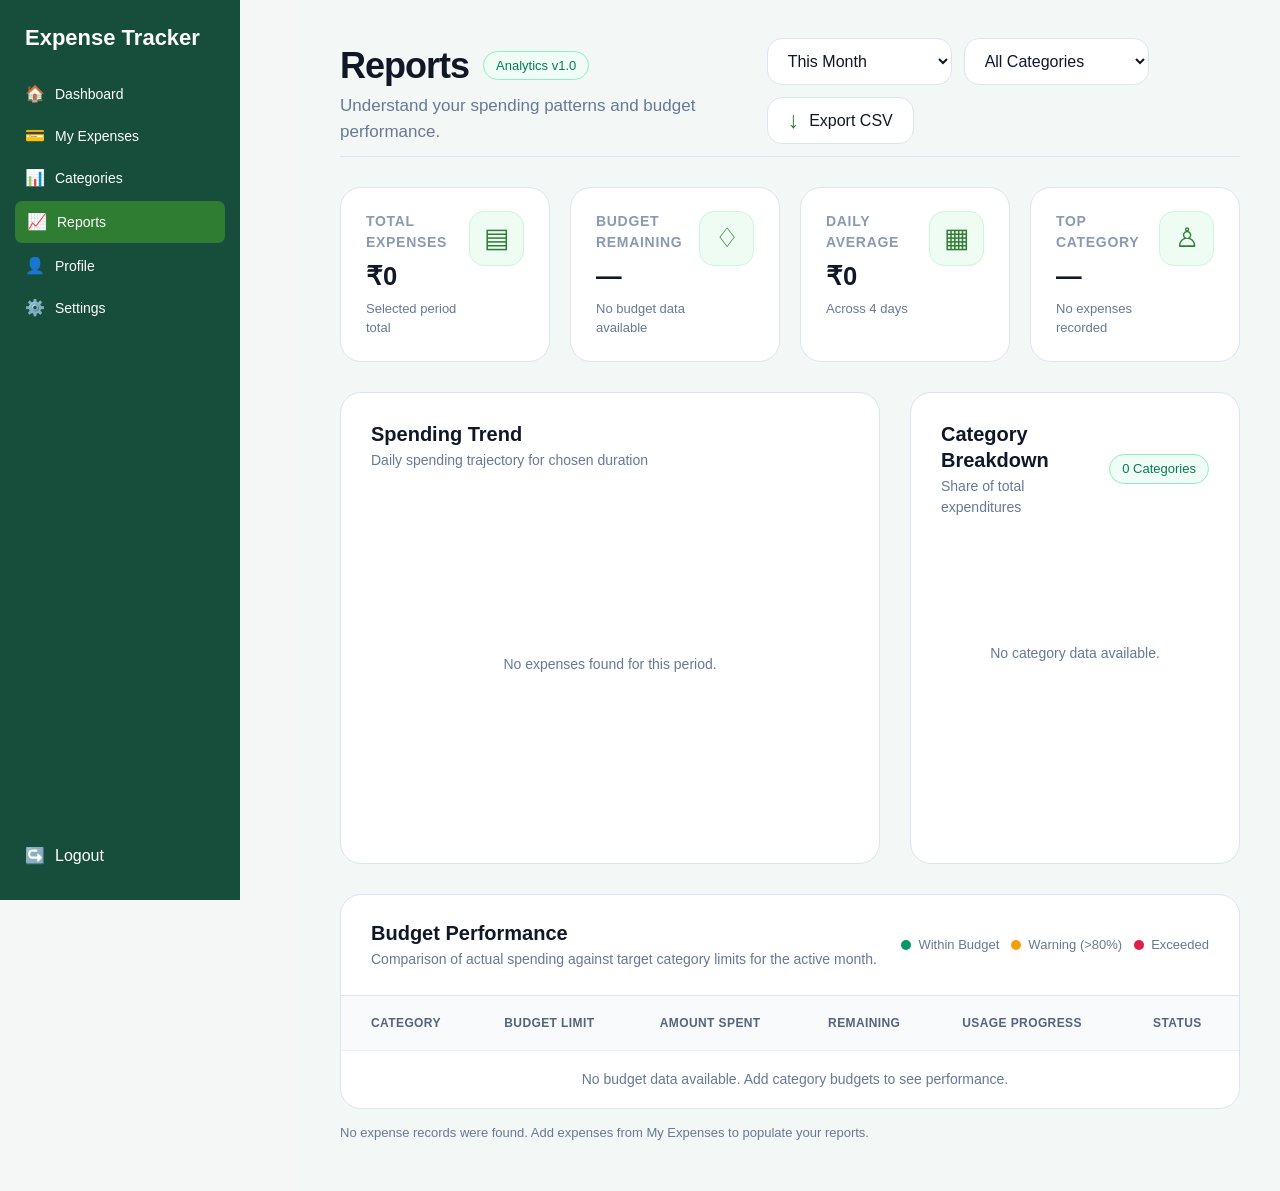
<file: frontend/html/reports.html>
<!DOCTYPE html>
<html lang="en">
<head>
    <meta charset="UTF-8">
    <meta name="viewport" content="width=device-width, initial-scale=1.0">
    <title>Reports | ExpenseWise</title>
    <link rel="stylesheet" href="../css/reports.css">
    <script src="../javascript/reports.js" defer></script>
</head>
<body>
    <div class="reports-layout">
        <!-- ==================== SIDEBAR ==================== -->

        <aside class="sidebar">

            <div class="sidebar-header">
                <h2>Expense Tracker</h2>
            </div>

            <nav class="sidebar-nav">

                <a href="dashboard.html" class="nav-link">
                    <span>🏠</span>
                    Dashboard
                </a>

                <a href="my-expenses.html" class="nav-link">
                    <span>💳</span>
                    My Expenses
                </a>

                <a href="categories.html" class="nav-link">
                    <span>📊</span>
                    Categories
                </a>

                <a href="reports.html" class="nav-link active">
                    <span>📈</span>
                    Reports
                </a>

                <a href="profile.html" class="nav-link">
                    <span>👤</span>
                    Profile
                </a>

                <a href="settings.html" class="nav-link">
                    <span>⚙️</span>
                    Settings
                </a>

            </nav>

            <div class="logout-section">

                <a href="#" class="nav-link">
                    <span>↪️</span>
                    Logout
                </a>

            </div>

        </aside>

        <!-- main content -->
        <main class="reports-main">
            <header class="reports-header">
                <div class="page-heading">
                    <div class="title-line">
                        <h1>Reports</h1>
                        <span class="version-badge">Analytics v1.0</span>
                    </div>
                    <p>Understand your spending patterns and budget performance.</p>
                </div>

                <div class="report-actions">
                    <label class="sr-only" for="period-filter">Report period</label>
                    <select id="period-filter" class="toolbar-control">
                        <option value="this-month">This Month</option>
                        <option value="last-month">Last Month</option>
                        <option value="last-3-months">Last 3 Months</option>
                        <option value="this-year">This Year</option>
                        <option value="all-time">All Time</option>
                        <option value="custom">Custom Range</option>
                    </select>

                    <label class="sr-only" for="category-filter">Expense category</label>
                    <select id="category-filter" class="toolbar-control">
                        <option value="all">All Categories</option>
                    </select>

                    <button id="export-csv-btn" class="export-button" type="button">
                        <span aria-hidden="true">↓</span> Export CSV
                    </button>
                </div>
            </header>

            <section id="custom-date-controls" class="custom-date-controls" hidden>
                <div class="date-field">
                    <label for="start-date">From</label>
                    <input type="date" id="start-date">
                </div>
                <div class="date-field">
                    <label for="end-date">To</label>
                    <input type="date" id="end-date">
                </div>
                <p id="date-error" class="date-error" role="alert"></p>
            </section>

            <section class="summary-grid" aria-label="Expense summary">
                <article class="summary-card">
                    <div>
                        <p class="summary-label">Total Expenses</p>
                        <h2 id="total-expenses">₹0</h2>
                        <p class="summary-note">Selected period total</p>
                    </div>
                    <span class="summary-icon" aria-hidden="true">▤</span>
                </article>

                <article class="summary-card">
                    <div>
                        <p class="summary-label">Budget Remaining</p>
                        <h2 id="budget-remaining">—</h2>
                        <p class="summary-note" id="budget-summary-note">No budget data available</p>
                    </div>
                    <span class="summary-icon" aria-hidden="true">♢</span>
                </article>

                <article class="summary-card">
                    <div>
                        <p class="summary-label">Daily Average</p>
                        <h2 id="daily-average">₹0</h2>
                        <p class="summary-note" id="daily-average-note">Across 0 days</p>
                    </div>
                    <span class="summary-icon" aria-hidden="true">▦</span>
                </article>

                <article class="summary-card">
                    <div>
                        <p class="summary-label">Top Category</p>
                        <h2 id="top-category">—</h2>
                        <p class="summary-note" id="top-category-note">No expenses recorded</p>
                    </div>
                    <span class="summary-icon" aria-hidden="true">♙</span>
                </article>
            </section>

            <section class="analytics-grid">
                <article class="report-card trend-card">
                    <div class="card-heading">
                        <div>
                            <h2>Spending Trend</h2>
                            <p>Daily spending trajectory for chosen duration</p>
                        </div>
                    </div>
                    <div class="line-chart-wrap">
                        <canvas id="spending-trend-chart" role="img"
                            aria-label="Line chart showing spending over the selected period"></canvas>
                        <p id="trend-empty" class="chart-empty" hidden>No expenses found for this period.</p>
                    </div>
                </article>

                <article class="report-card category-card">
                    <div class="card-heading">
                        <div>
                            <h2>Category Breakdown</h2>
                            <p>Share of total expenditures</p>
                        </div>
                        <span id="category-count" class="count-badge">0 Categories</span>
                    </div>
                    <div class="donut-wrap">
                        <canvas id="category-donut-chart" role="img"
                            aria-label="Doughnut chart showing expense totals by category"></canvas>
                        <p id="category-empty" class="chart-empty" hidden>No category data available.</p>
                    </div>
                    <div id="category-legend" class="category-legend"></div>
                </article>
            </section>

            <section class="report-card budget-card">
                <div class="budget-heading">
                    <div>
                        <h2>Budget Performance</h2>
                        <p>Comparison of actual spending against target category limits for the active month.</p>
                    </div>
                    <div class="budget-legend" aria-label="Budget status legend">
                        <span><i class="legend-dot within"></i>Within Budget</span>
                        <span><i class="legend-dot warning"></i>Warning (&gt;80%)</span>
                        <span><i class="legend-dot exceeded"></i>Exceeded</span>
                    </div>
                </div>

                <div class="table-scroll">
                    <table class="budget-table">
                        <thead>
                            <tr>
                                <th>Category</th>
                                <th>Budget Limit</th>
                                <th>Amount Spent</th>
                                <th>Remaining</th>
                                <th>Usage Progress</th>
                                <th>Status</th>
                            </tr>
                        </thead>
                        <tbody id="budget-table-body">
                            <tr><td colspan="6" class="table-empty">No budget data available. Add category budgets to see performance.</td></tr>
                        </tbody>
                    </table>
                </div>
            </section>

            <p id="reports-message" class="reports-message" role="status" aria-live="polite"></p>
        </main>
    </div>
</body>
</html>
</file>
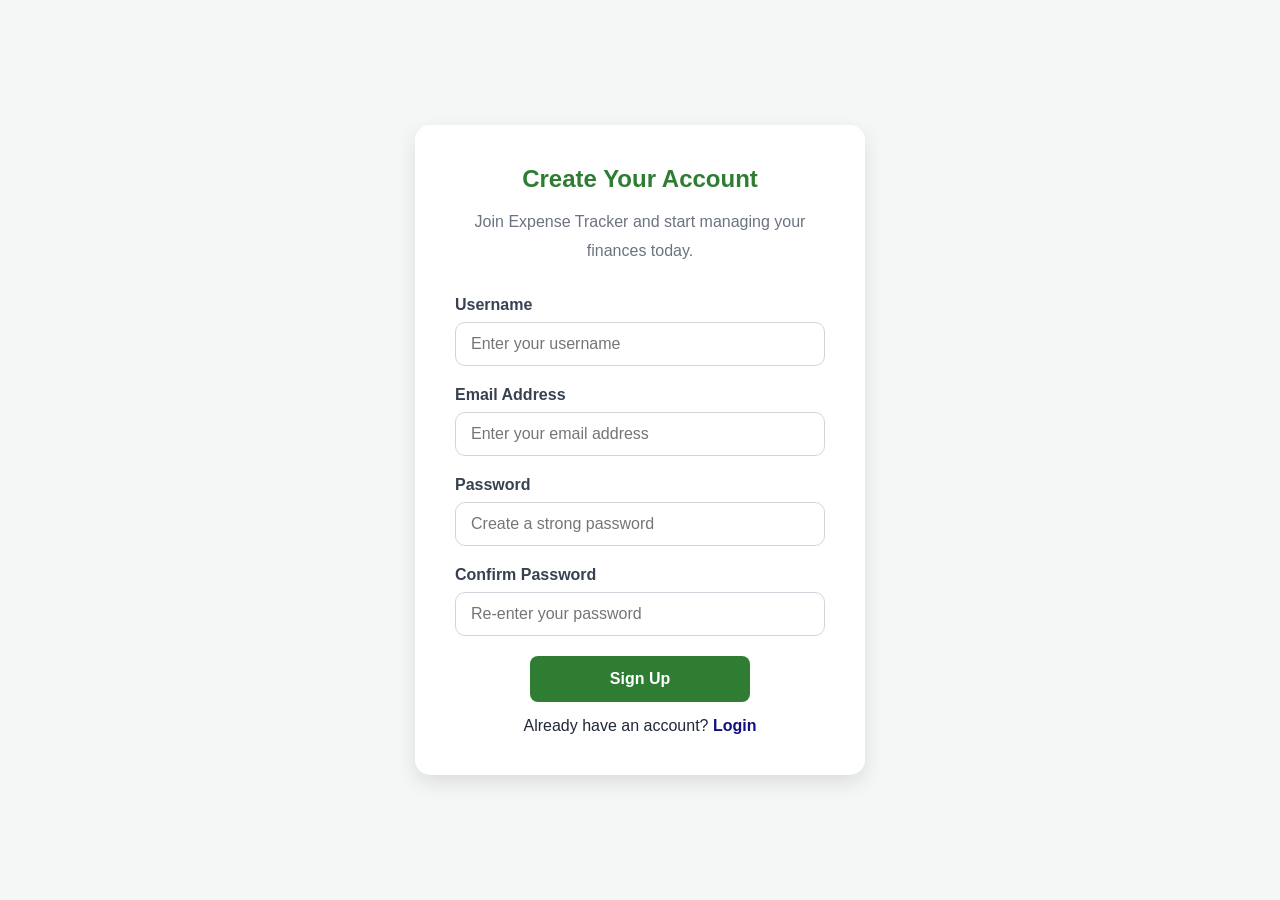
<file: frontend/html/signup.html>
<!DOCTYPE html>
<html lang="en">
<head>
    <meta charset="UTF-8">
    <meta name="viewport" content="width=device-width, initial-scale=1.0">
    <title>Sign Up | Expense Tracker</title>

    <link rel="stylesheet" href="../css/signup.css">
</head>

<script src="../javascript/storage.js" defer></script>
<script src="../javascript/auth.js" defer></script>

<body>

    <section class="signup-container">

        <div class="signup-card">

            <h1>Create Your Account</h1>

            <p class="signup-description">
                Join Expense Tracker and start managing your finances today.
            </p>

            <form action="#" id="signup-form" class="signup-form">

                <p id="signup-message" class="form-message" aria-live="polite"></p>

                <div class="form-group">
                    <label for="username">Username</label>

                    <input
                        type="text"
                        id="username"
                        name="username"
                        placeholder="Enter your username"
                        required
                    >
                </div>

                <div class="form-group">
                    <label for="email">Email Address</label>

                    <input
                        type="email"
                        id="email"
                        name="email"
                        placeholder="Enter your email address"
                        required
                    >
                </div>

                <div class="form-group">
                    <label for="password">Password</label>

                    <input
                        type="password"
                        id="password"
                        name="password"
                        placeholder="Create a strong password"
                        required
                    >
                </div>

                <div class="form-group">
                    <label for="confirm-password">Confirm Password</label>

                    <input
                        type="password"
                        id="confirm-password"
                        name="confirm-password"
                        placeholder="Re-enter your password"
                        required
                    >
                </div>

                <button type="submit" class="signup-btn">
                    Sign Up
                </button>

            </form>

            <p class="login-text">
                Already have an account?
                <a href="login.html">Login</a>
            </p>

        </div>

    </section>

</body>


</html>
</file>
<file: frontend/css/style.css>
/* CSS RESET */

*{
    margin:0;
    padding:0;
    box-sizing:border-box;
}

/* GLOBAL STYLES */

body{
    font-family: 'Segoe UI', Tahoma, Geneva, Verdana, sans-serif;
    background-color:#f8fafc;
    color:#1f2937;
    line-height:1.6;
}

a{
    text-decoration:none;
    color:inherit;
}

ul{
    list-style:none;
}

img{
    max-width:100%;
    display:block;
}

/* =================================
   3. NAVBAR
================================= */

.navbar{
    display: flex;
    justify-content: space-between;
    align-items: center;

    padding: 30px 20px;
    border-radius: 0.1rem;
    background-color:white;

    box-shadow: 0 2px 8px rgba(0,0,0,0.08);
}

.logo h1{
    font-size: 2rem;
    font-weight: bold;

    color: #2E7D32;

    cursor: pointer;
}

.nav-links{
    display: flex;
    gap: 25px;
}

.nav-links a{
    font-size: 1.2rem;
    font-weight: 500;

    color: #1F2937;

    transition: color 0.2s ease;
}

.nav-links a:hover{
    color: #2E7D32;
}

/* Hero-Section */
.hero {
    display: flex;
    justify-content: space-between;
    align-items:center;
    padding: 30px 20px;
    min-height:90vh;
}

.hero-content {
    max-width:550px;
}

.hero-content h1{

    font-size:3rem;

    color:#1F2937;

    margin-bottom:20px;

}
.hero-content p{

    font-size:1.1rem;

    color:#4B5563;

    line-height:1.8;

    margin-bottom:30px;

}

.hero-content button{

    background:#2E7D32;

    color:white;

    padding:14px 28px;

    border:none;

    border-radius:8px;

    cursor:pointer;

    font-size:1rem;

    transition:0.3s;

}
.hero-content button:hover{

    background:#256728;

}
/* .hero-preview{

    width:450px;

    height:320px;

    background:white;

    border-radius:15px;

    display:flex;

    justify-content:center;

    align-items:center;

    box-shadow:0 5px 20px rgba(0,0,0,.1);

} */
/* =========================================================
   DASHBOARD PREVIEW
========================================================= */

.dashboard-content {
    display: flex;
    justify-content: center;
    align-items: center;

    width: 55%;
}

.dashboard-preview-card {
    width: 100%;
    max-width: 700px;

    padding: 12px;

    background-color: #ffffff;

    border-radius: 16px;

    box-shadow: 0 10px 30px rgba(0, 0, 0, 0.12);

    overflow: hidden;

    transition: transform 0.3s ease,
                box-shadow 0.3s ease;
}

.dashboard-preview-card:hover {
    transform: translateY(-5px);

    box-shadow: 0 15px 35px rgba(0, 0, 0, 0.16);
}

.dashboard-preview-card img {
    display: block;

    width: 100%;
    height: auto;

    border-radius: 10px;
}


/* =========================================================
   TABLET / MOBILE
========================================================= */

@media (max-width: 768px) {

    .dashboard-content {
        width: 100%;
        margin-top: 30px;
    }

    .dashboard-preview-card {
        max-width: 600px;
    }

}

/* About Section */
.about {
    padding: 80px 60px;
    background-color:#ffffff;
    color:black;
    align-items:center;
}
.about-content{

    max-width: 900px;

    margin: 0 auto;

    text-align: center;

}
.about-content h2{

    font-size: 2.5rem;

    color: #1F2937;
    
    margin-bottom: 20px;

}
.about-content p{

    font-size: 1.1rem;

    line-height: 1.8;

    color: #4B5563;

}

/* features Section */
.features{

    padding:80px 60px;

    background:#F8FAFC;

}

.section-title {
    text-align:center;
    margin-bottom:60px;

}
.section-title h2{

    font-size:2.5rem;

    color:#17453e;

    margin-bottom:15px;

}
.section-title p{

    font-size:1.5rem;

    color:#4B5563;

}
.cards-container{

    display:grid;

    grid-template-columns:repeat(3,1fr);

    gap:30px;

}
.feature-card{

    background:#ffffff;

    padding:30px;

    border-radius:12px;

    box-shadow:0 5px 15px rgba(0,0,0,.08);

    transition:0.3s;
}
.feature-card:hover{

    transform:translateY(-8px);

    box-shadow:0 10px 15px rgba(122, 106, 106, 0.15);

}
.feature-card h3{

    font-size:1.3rem;

    margin-bottom:15px;

    color:#125415;

}
.feature-card p{

    color:#4B5563;

    line-height:1.7;

}

/* cta section */
.cta-content {

    padding: 80px 60px;
    
    background:#2E7D32;

    text-align:center;

}
.cta-content div{

    max-width: 300px;

    margin:0 auto;

    text-align:center;

}
.cta-content h2{

    text-align:center;

    font-size:2.6rem;

    color:white;

    margin-bottom:40px;

}
.cta-content p{

    font-size:1.1rem;

    color:#E8F5E9;

    line-height:1.8;

    margin-bottom:35px;

}
.cta-content button{

    background-color:white;

    color:#2E7D32;

    border:none;

    padding:15px 40px;

    border-radius:8px;
    
    align-items: center;

    justify-content:center;

    font-size:1rem;

    font-weight:600;

    cursor:pointer;

    transition:0.3s ease;

}
.cta-content button:hover {
    
    background-color:#F1F3F7;

    transform:translateY(-3px);
}

/* Footer Section */
footer{

    background-color:#1F2937;

    color:white;

    padding:60px 60px 20px;

}
.footer-container{

    display:flex;

    justify-content:space-between;

    align-items:flex-start;

    margin-bottom:40px;

}
.footer-about{

    max-width:350px;

}
.footer-about h3{

    margin-bottom:15px;

    color:#2E7D32;


}
.footer-about p{

    color:#D1D5DB;

    line-height:1.8;

}
.footer-links h3{

    margin-bottom:20px;

}

.footer-links ul{

    display:flex;

    flex-direction:column;

    gap:12px;

}
.footer-links a{

    color:#D1D5DB;

    transition:.3s;
}
.footer-links a:hover{

    color:#ffffff;

}

.footer-contact h3{

    margin-bottom:20px;

}
.footer-contact ul{

    display:flex;

    flex-direction:column;

    gap: 15px;

}
.footer-contact a{

    color:#D1D5DB;

    transition:0.4s;
}
.footer-contact a:hover {

    color:#ffffff;
}
.footer-bottom {

    border-top:1px solid rgba(255,255,255,.15);

    padding-top:20px;

    text-align:center;

    color:#D1D5DB;
}
</file>
<file: frontend/css/categories.css>
/* =====================================================
   SECTION 1: CSS FOUNDATION
   ===================================================== */

:root {
    --primary: #16845b;
    --primary-dark: #106b49;
    --primary-light: #e8f5ee;

    --page-bg: #f5f8f6;
    --card-bg: #ffffff;

    --text-primary: #1f2937;
    --text-secondary: #6b7280;

    --border-color: #e3eae5;
    --danger: #dc3545;
    --danger-light: #fff0f1;

    --sidebar-width: 240px;

    --radius-sm: 8px;
    --radius-md: 12px;
    --radius-lg: 16px;

    --shadow-card: 0 3px 12px rgba(20, 50, 35, 0.05);
    --shadow-modal: 0 20px 60px rgba(15, 35, 25, 0.20);
}

* {
    box-sizing: border-box;
    margin: 0;
    padding: 0;
}

body {
    font-family: Arial, Helvetica, sans-serif;
    background: var(--page-bg);
    color: var(--text-primary);
    line-height: 1.5;
    font-size: 14px;
}

button,
input,
select {
    font: inherit;
}

button,
select {
    cursor: pointer;
}

button {
    color: inherit;
}

a {
    color: inherit;
    text-decoration: none;
}

input,
select {
    color: var(--text-primary);
}

button:focus-visible,
a:focus-visible,
input:focus-visible,
select:focus-visible {
    outline: 3px solid rgba(22, 132, 91, 0.3);
    outline-offset: 2px;
}

.visually-hidden {
    position: absolute;
    width: 1px;
    height: 1px;
    padding: 0;
    margin: -1px;
    overflow: hidden;
    clip: rect(0, 0, 0, 0);
    white-space: nowrap;
    border: 0;
}


/* =====================================================
   SECTION 2: MAIN PAGE LAYOUT
   ===================================================== */

.categories-container {
    display: grid;
    grid-template-columns: 240px minmax(0, 1fr);
    align-items:start;
}

.main-content {
    min-width: 100%;
    width:100%;
    padding: 32px;
    display: flex;
    flex-direction: column;
    gap: 28px;
    grid-column: 2;
    min-height: 100vh;
}


/* =========================================================
   SIDEBAR
   ========================================================= */

.sidebar {
    background-color: #164E3B;

    color: white;

    padding: 25px 15px;

    display: flex;

    flex-direction: column;

    width: 100%;

    height: 100vh;

    position: sticky;
    top: 0;

    overflow-y: auto;
}


/* =========================================================
   SIDEBAR HEADER
   ========================================================= */

.sidebar-header {
    margin:0;
    padding: 0 10px;
}

.sidebar-header h2 {

    margin: 0;
    line-height: 1.2;
    font-size: 22px;
}


/* =========================================================
   SIDEBAR NAVIGATION
   ========================================================= */

.sidebar-nav {
    display: flex;
    flex-direction: column;

    gap: 4px;

    margin-top: 24px;
}


/* Navigation links */

.sidebar-nav a {
    display: flex;
    align-items: center;

    gap: 10px;

    padding: 7px 10px;

    font-size: 14px;

    border-radius: 7px;

    color: white;
    text-decoration: none;

    transition: 0.3s;
}


/* Navigation icons */

.sidebar-nav a span {
    font-size: 16px;
}


/* Active navigation */

.sidebar-nav a.active {
    padding: 9px 12px;

    background-color: #2E7D32;

    border-radius: 7px;
}


/* Hover */

.sidebar-nav a:hover {
    background-color: #246B50;
}


/* =========================================================
   LOGOUT
   ========================================================= */

.logout-section {
    margin-top: auto;
}

.logout-section .nav-link {
    display: flex;
    align-items: center;
    gap: 10px;

    padding: 7px 10px;

    color: #FFFFFF;
    text-decoration: none;

    font-size: 16px;
    border-radius: 6px;
}

.logout-section .nav-link:hover {
    background-color: #2A6F5A;
    color: #FFFFFF;
}

/* =====================================================
   SECTION 4: PAGE HEADER
   ===================================================== */

.categories-header {
    display: flex;
    align-items: center;
    justify-content: space-between;
    gap: 20px;
}

.header-content h1 {
    font-size: 28px;
    line-height: 1.25;
    font-weight: 700;
    letter-spacing: -0.7px;
    margin-bottom: 8px;
}

.header-content p {
    color: var(--text-secondary);
    font-size: 14px;
}

.header-actions {
    display: flex;
    align-items: center;
    gap: 14px;
    flex-shrink: 0;
}

.add-category-button {
    display: inline-flex;
    align-items: center;
    justify-content: center;
    gap: 8px;

    padding: 12px 18px;
    border: 1px solid var(--primary);
    border-radius: var(--radius-sm);

    background: var(--primary);
    color: #ffffff;

    font-weight: 600;
    transition: background-color 0.2s ease,
                transform 0.2s ease;
}

.add-category-button:hover {
    background: var(--primary-dark);
    transform: translateY(-1px);
}

.add-category-button span {
    font-size: 19px;
    line-height: 1;
}

.profile-summary {
    display: flex;
    align-items: center;
    justify-content: center;

    width: 42px;
    height: 42px;
    flex-shrink: 0;

    border: 1px solid var(--border-color);
    border-radius: 50%;
    background: var(--card-bg);
}


/* =====================================================
   SECTION 5: SUMMARY CARDS
   ===================================================== */

.category-summary {
    display: grid;
    grid-template-columns: repeat(4, minmax(0, 1fr));
    gap: 18px;
}

.summary-card {
    min-width: 0;
    display: flex;
    align-items: flex-start;
    gap: 14px;

    padding: 22px 18px;
    background: var(--card-bg);
    overflow:hidden;
    border: 1px solid var(--border-color);
    border-radius: var(--radius-md);
    box-shadow: var(--shadow-card);
    transition: transform 0.2s ease, box-shadow 0.2s ease;
}


.summary-icon {
    display: flex;
    align-items: center;
    justify-content: center;

    width: 44px;
    height: 44px;
    flex-shrink: 0;

    border-radius: 12px;
    background: var(--primary-light);
    font-size: 20px;
}

.summary-details {
    min-width: 0;
}

.summary-details h2 {
    font-size: 12px;
    line-height: 1.4;
    color: var(--text-secondary);
    font-weight: 600;
    margin-bottom: 10px;
}

.summary-value {
    font-size: 23px;
    line-height: 1.3;
    font-weight: 700;
    letter-spacing: -0.5px;
    overflow-wrap: anywhere;
}

.summary-description {
    margin-top: 7px;
    color: var(--text-secondary);
    font-size: 12px;
}

/* Optional variation for the top category name */
.top-category-card .summary-value {
    font-size: 17px;
    letter-spacing: -0.2px;
}


/* =====================================================
   SECTION 6: SEARCH AND FILTER TOOLBAR
   ===================================================== */

.category-toolbar {
    display: flex;
    align-items: center;
    gap: 16px;
    padding: 18px;

    background: var(--card-bg);
    border: 1px solid var(--border-color);
    border-radius: var(--radius-md);
}

/* =====================================================
   CATEGORY SEARCH BAR AND BUTTON
   ===================================================== */

.category-search {
    display: flex;
    align-items: center;
    flex: 1;
    min-width: 180px;
    gap: 10px;
}

.category-search input {
    flex: 1;
    width: 100%;
    min-width: 0;
    min-height: 42px;
    padding: 10px 12px;

    background: #ffffff;
    border: 1px solid #dce5df;
    border-radius: var(--radius-sm);

    font-size: 13px;
}

.category-search input::placeholder {
    color: #929b95;
}

.category-search input:focus {
    border-color: var(--primary);
    outline: 2px solid rgba(22, 132, 91, 0.12);
}

/* Search button */

.category-search-button {
    display: flex;
    align-items: center;
    justify-content: center;
    gap: 7px;

    min-height: 42px;
    padding: 10px 18px;

    border: 1px solid var(--primary);
    border-radius: var(--radius-sm);

    background: var(--primary);
    color: #ffffff;

    font-size: 13px;
    font-weight: 600;

    white-space: nowrap;

    transition: background-color 0.2s ease;
}

.category-search-button:hover {
    background: var(--primary-dark);
}

.category-search-button span {
    font-size: 19px;
    line-height: 1;
}


.category-filters {
    display: flex;
    flex-wrap: wrap;
    gap: 10px;
}

.filter-control {
    min-width: 135px;
}

.filter-control select {
    cursor: pointer;
}

.filter-control select:hover {
    border-color: #a8b9ae;
}


/* Search and filter controls */
.category-toolbar input,
.category-toolbar select {
    box-sizing: border-box;
    width: 100%;
    min-width: 0;
    padding: 12px 40px 12px 14px;
    border: 1px solid var(--border-color);
    border-radius: var(--radius-sm);
    background-color: var(--card-bg);
    color: var(--text-primary);
    font: inherit;
}

/* Custom dropdown arrow */
.category-toolbar select {
    appearance: none;
    -webkit-appearance: none;
    cursor: pointer;
    background-image: url("data:image/svg+xml,%3Csvg xmlns='http://www.w3.org/2000/svg' width='16' height='16' viewBox='0 0 24 24' fill='none' stroke='%236b7280' stroke-width='2' stroke-linecap='round' stroke-linejoin='round'%3E%3Cpath d='m6 9 6 6 6-6'/%3E%3C/svg%3E");
    background-repeat: no-repeat;
    background-position: right 14px center;
    background-size: 16px;
}

/* =====================================================
   SECTION 7: CATEGORY SECTION HEADER
   ===================================================== */

.category-list-section {
    display: flex;
    flex-direction: column;
    gap: 18px;
}

.category-list-header {
    display: flex;
    align-items: center;
    justify-content: space-between;
    gap: 16px;
}

.category-list-header h2 {
    font-size: 19px;
    margin-bottom: 5px;
}

.category-list-header p {
    color: var(--text-secondary);
    font-size: 13px;
}

.category-count {
    white-space: nowrap;
}

/* =====================================================
   SECTION 8: CATEGORY GRID
   ===================================================== */

.category-grid {
    display: grid;
    grid-template-columns: repeat(3, minmax(0, 1fr));
    gap: 20px;
}

/* =====================================================
   SECTION 9: CATEGORY CARD
   ===================================================== */

.category-card {
    min-width: 0;
    position: relative;

    display: flex;
    flex-direction: column;
    gap: 20px;

    padding: 22px;
    background: var(--card-bg);
    border: 1px solid var(--border-color);
    border-radius: var(--radius-lg);
    box-shadow: var(--shadow-card);

    transition: transform 0.2s ease,
                box-shadow 0.2s ease,
                border-color 0.2s ease;
}

.category-card:hover {
    transform: translateY(-2px);
    box-shadow: 0 8px 22px rgba(20, 50, 35, 0.08);
    border-color: #cbded1;
}

.category-card-header {
    display: flex;
    align-items: flex-start;
    justify-content: space-between;
    gap: 12px;
}

.category-identity {
    display: flex;
    align-items: center;
    gap: 12px;
    min-width: 0;
}

.category-icon {
    display: flex;
    align-items: center;
    justify-content: center;

    width: 46px;
    height: 46px;
    flex-shrink: 0;

    border-radius: 13px;
    font-size: 21px;
}

.food-icon {
    background: #fff1df;
}

.housing-icon {
    background: #e9efff;
}

.transport-icon {
    background: #e0f4ef;
}

.shopping-icon {
    background: #fce7f3;
}

.entertainment-icon {
    background: #eee7ff;
}

.health-icon {
    background: #ffe8e8;
}

.utilities-icon {
    background: #fff6d9;
}

.work-icon {
    background: #e5efff;
}

.category-identity > div {
    min-width: 0;
}

.category-identity h3 {
    font-size: 15px;
    line-height: 1.4;
    overflow-wrap: anywhere;
}

.category-identity p {
    margin-top: 4px;
    color: var(--text-secondary);
    font-size: 12px;
}

/* =====================================================
   SECTION 10: SPENDING AMOUNT AND SHARE
   ===================================================== */

.category-spending {
    display: flex;
    flex-direction: column;
    gap: 4px;
}

.spent-amount {
    font-size: 27px;
    line-height: 1.3;
    font-weight: 700;
    letter-spacing: -0.6px;
}

.spending-share {
    color: var(--text-secondary);
    font-size: 12px;
}

/* =====================================================
   SECTION 11: SPENDING SHARE PROGRESS BAR
   ===================================================== */

.spending-progress {
    display: flex;
    flex-direction: column;
    gap: 8px;
}

.progress-track,
.budget-track {
    width: 100%;
    height: 7px;
    overflow: hidden;

    background: #e8eee9;
    border-radius: 999px;
}

.progress-fill,
.budget-fill {
    height: 100%;
    border-radius: inherit;
    background: var(--primary);
    transition: width 0.25s ease;
}

/* =====================================================
   SECTION 12: CATEGORY BUDGET
   ===================================================== */

.category-budget {
    display: flex;
    flex-direction: column;
    gap: 9px;

    padding-top: 16px;
    border-top: 1px solid #edf1ee;
}

.budget-heading {
    display: flex;
    align-items: center;
    justify-content: space-between;
    gap: 10px;

    font-size: 12px;
}

.budget-heading span {
    color: var(--text-secondary);
}

.budget-heading strong {
    white-space: nowrap;
    font-size: 13px;
}

.category-budget > p {
    color: var(--text-secondary);
    font-size: 11px;
}

/* Future over-budget state */
.category-card.over-budget .budget-fill {
    background: var(--danger);
}

.category-card.over-budget .category-budget > p {
    color: var(--danger);
    font-weight: 600;
}

/* =====================================================
   SECTION 13: VIEW EXPENSES ACTION
   ===================================================== */

.view-expenses-link {
    display: flex;
    align-items: center;
    justify-content: space-between;
    gap: 10px;

    margin-top: auto;
    padding-top: 15px;
    border-top: 1px solid #edf1ee;

    color: var(--primary);
    font-weight: 600;
    font-size: 13px;
}

.view-expenses-link span {
    font-size: 17px;
    transition: transform 0.2s ease;
}

.view-expenses-link:hover {
    color: var(--primary-dark);
}

.view-expenses-link:hover span {
    transform: translateX(3px);
}


/* =====================================================
   SECTION 14: CATEGORY ACTION MENU
   ===================================================== */

.category-menu-wrapper {
    position: relative;
    flex-shrink: 0;
}

.category-menu-button {
    display: flex;
    align-items: center;
    justify-content: center;

    width: 34px;
    height: 34px;
    border: none;
    border-radius: 50%;

    background: transparent;
    color: #59665e;
    cursor:pointer;
    font-size: 22px;
    line-height: 1;
}

.category-menu-button:hover,
.category-menu-button[aria-expanded="true"] {
    background: #eef4ef;
}

.category-action-menu {
    position: absolute;
    top: calc(100% + 6px);
    right: 0;
    z-index: 20;

    width: 190px;
    padding: 6px;

    background: #ffffff;
    border: 1px solid var(--border-color);
    border-radius: var(--radius-sm);
    box-shadow: 0 10px 28px rgba(15, 35, 25, 0.15);
}

.category-action-menu[hidden] {
    display: none;
}

.category-action-menu button {
    display: block;
    width: 100%;
    padding: 10px;

    border: none;
    border-radius: 6px;
    background: transparent;

    color: var(--text-primary);
    text-align: left;
    font-size: 12px;
}

.category-action-menu button:hover {
    background: #f1f6f2;
}

.category-action-menu .delete-category-action {
    color: var(--danger);
}

.category-action-menu .delete-category-action:hover {
    background: var(--danger-light);
}

/* =====================================================
   SECTION 15: EMPTY STATE
   ===================================================== */

.category-empty-state {
    padding: 48px 20px;
    text-align: center;

    background: var(--card-bg);
    border: 1px dashed #cbd8ce;
    border-radius: var(--radius-md);
}

.category-empty-state h3 {
    margin-bottom: 8px;
    font-size: 17px;
}

.category-empty-state p {
    color: var(--text-secondary);
    font-size: 13px;
}

.category-empty-state[hidden] {
    display: none;
}


/* =====================================================
   SECTION 16: MODAL OVERLAY
   ===================================================== */

.modal-overlay {
    position: fixed;
    inset: 0;
    z-index: 1000;

    display: flex;
    align-items: center;
    justify-content: center;

    padding: 20px;
    background: rgba(13, 30, 21, 0.48);
    backdrop-filter: blur(4px);
}

.modal-overlay[hidden] {
    display: none;
}

/* =====================================================
   SECTION 17: MODAL CONTAINER
   ===================================================== */

.category-modal {
    width: 100%;
    max-width: 500px;
    max-height: calc(100vh - 40px);
    overflow-y: auto;

    padding: 28px;
    background: #ffffff;
    border: 1px solid rgba(255, 255, 255, 0.7);
    border-radius: var(--radius-lg);
    box-shadow: var(--shadow-modal);

    animation: modal-appear 0.18s ease-out;
}

@keyframes modal-appear {
    from {
        opacity: 0;
        transform: translateY(8px);
    }

    to {
        opacity: 1;
        transform: translateY(0);
    }
}

/* =====================================================
   SECTION 18: MODAL HEADER
   ===================================================== */

.modal-header {
    display: flex;
    align-items: flex-start;
    justify-content: space-between;
    gap: 18px;

    margin-bottom: 24px;
}

.modal-header h2 {
    font-size: 21px;
    margin-bottom: 6px;
}

.modal-header p {
    color: var(--text-secondary);
    font-size: 13px;
}

.modal-close {
    display: flex;
    align-items: center;
    justify-content: center;

    width: 34px;
    height: 34px;
    flex-shrink: 0;

    border: none;
    border-radius: 50%;
    background: #f0f4f1;

    color: #47534b;
    font-size: 24px;
    line-height: 1;
}

.modal-close:hover {
    background: #e3ebe5;
}

/* =====================================================
   SECTION 19: MODAL FORM FIELDS
   ===================================================== */

#addCategoryForm,
#editCategoryForm {
    display: flex;
    flex-direction: column;
    gap: 20px;
}

.form-group {
    display: flex;
    flex-direction: column;
    gap: 8px;
    min-width: 0;
}

.form-group > label,
.form-group > legend {
    font-size: 13px;
    font-weight: 600;
}

.form-group input:not([type="radio"]):not([type="color"]) {
    width: 100%;
    min-height: 44px;
    padding: 11px 12px;

    border: 1px solid #dce5df;
    border-radius: var(--radius-sm);
    background: #ffffff;
}

.form-group input:focus {
    border-color: var(--primary);
    outline: 2px solid rgba(22, 132, 91, 0.12);
}

.form-group input::placeholder {
    color: #929b95;
}

.form-group input[type="color"] {
    width: 64px;
    height: 42px;
    padding: 4px;

    border: 1px solid var(--border-color);
    border-radius: var(--radius-sm);
    background: #ffffff;
    cursor: pointer;
}

/* =====================================================
   SECTION 20: ICON PICKER
   ===================================================== */

.icon-picker {
    display: flex;
    flex-direction: row;
    flex-wrap: wrap;
    gap: 10px;

    border: none;
    padding: 0;
}

.icon-picker legend {
    width: 100%;
    margin-bottom: 4px;
}

.icon-picker label {
    position: relative;
    cursor: pointer;
}

.icon-picker input[type="radio"] {
    position: absolute;
    opacity: 0;
    pointer-events: none;
}

.icon-picker label span {
    display: flex;
    align-items: center;
    justify-content: center;

    width: 43px;
    height: 43px;

    border: 1px solid var(--border-color);
    border-radius: 10px;
    background: #ffffff;

    font-size: 20px;
    transition: background-color 0.15s ease,
                border-color 0.15s ease;
}

.icon-picker label:hover span {
    background: var(--primary-light);
}

.icon-picker input[type="radio"]:checked + span {
    border-color: var(--primary);
    background: var(--primary-light);
    box-shadow: 0 0 0 2px rgba(22, 132, 91, 0.12);
}

.icon-picker input[type="radio"]:focus-visible + span {
    outline: 3px solid rgba(22, 132, 91, 0.3);
    outline-offset: 2px;
}

/* =====================================================
   SECTION 21: MODAL ACTION BUTTONS
   ===================================================== */

.modal-actions {
    display: flex;
    justify-content: flex-end;
    align-items: center;
    gap: 10px;

    margin-top: 8px;
}

.cancel-button,
.save-category-button,
.delete-confirm-button {
    min-height: 42px;
    padding: 10px 16px;

    border: 1px solid transparent;
    border-radius: var(--radius-sm);

    font-size: 13px;
    font-weight: 600;
}

.cancel-button {
    border-color: #dce5df;
    background: #ffffff;
    color: #4b5750;
}

.cancel-button:hover {
    background: #f3f6f4;
}

.save-category-button {
    background: var(--primary);
    color: #ffffff;
}

.save-category-button:hover {
    background: var(--primary-dark);
}

.delete-confirm-button {
    background: var(--danger);
    color: #ffffff;
}

.delete-confirm-button:hover {
    background: #b92332;
}

.confirmation-modal {
    max-width: 440px;
}


/* =====================================================
   SECTION 22: TABLET RESPONSIVENESS
   ===================================================== */

@media (max-width: 1100px) {
    .main-content {
        padding: 24px;
        gap: 24px;
    }

    .category-summary {
        grid-template-columns: repeat(2, minmax(0, 1fr));
    }

    .category-grid {
        grid-template-columns: repeat(2, minmax(0, 1fr));
    }

    .category-toolbar {
        align-items: stretch;
        flex-direction: column;
    }

    .category-search {
        width: 100%;
    }

    .category-filters {
        display: grid;
        grid-template-columns: repeat(3, minmax(0, 1fr));
    }

    .filter-control {
        min-width: 0;
    }
}

/* =====================================================
   SECTION 23: MOBILE RESPONSIVENESS
   ===================================================== */

@media (max-width: 700px) {
    .categories-container {
        grid-template-columns: minmax(0, 1fr);
    }

    /* Match this to your existing mobile navigation approach. */
    .sidebar {
        display: none;
    }

    .main-content {
        padding: 20px 16px;
        gap: 22px;
    }

    .categories-header {
        align-items: flex-start;
        flex-direction: column;
        gap: 16px;
    }

    .header-content h1 {
        font-size: 25px;
    }

    .header-actions {
        width: 100%;
        justify-content: space-between;
    }

    .add-category-button {
        flex: 1;
    }

    .category-summary {
        grid-template-columns: minmax(0, 1fr);
        gap: 12px;
    }

    .summary-card {
        padding: 18px;
    }

    .category-filters {
        grid-template-columns: minmax(0, 1fr);
    }

    .category-grid {
        grid-template-columns: minmax(0, 1fr);
        gap: 14px;
    }

    .category-card {
        padding: 20px;
    }

    .category-list-header {
        align-items: flex-start;
        flex-direction: column;
    }

    .category-count {
        white-space: normal;
    }

    .category-modal {
        padding: 22px 18px;
    }
}

/* =====================================================
   SECTION 24: SMALL MOBILE SCREENS
   ===================================================== */

@media (max-width: 380px) {
    .main-content {
        padding: 16px 12px;
    }

    .header-content h1 {
        font-size: 23px;
    }

    .summary-value {
        font-size: 21px;
    }

    .category-card {
        padding: 16px;
    }

    .spent-amount {
        font-size: 24px;
    }

    .modal-overlay {
        padding: 10px;
    }

    .category-modal {
        max-height: calc(100vh - 20px);
        padding: 18px 14px;
    }

    .modal-actions {
        flex-wrap: wrap;
    }
}

/* Respect users who prefer reduced motion. */
@media (prefers-reduced-motion: reduce) {
    *,
    *::before,
    *::after {
        scroll-behavior: auto !important;
        animation-duration: 0.01ms !important;
        animation-iteration-count: 1 !important;
        transition-duration: 0.01ms !important;
    }
}
</file>
<file: frontend/css/login.css>
/* CSS RESET */

*{
    margin:0;
    padding:0;
    box-sizing:border-box;
}
/* BODY */

body{

    font-family:Arial, Helvetica, sans-serif;

    background-color:#F4F7F6;

    color:#1F2937;


}
/* Login Container */
.login-container {

    display:flex;

    justify-content:center;

    align-items:center;

    min-height:100vh;

    min-width: 90vw;

    padding:40px;

}

.login-card{

    background-color:#f5f3f3;

    width:100%;

    max-width:500px;

    padding:40px;

    border-radius:12px;

    box-shadow:0 8px 20px rgba(37, 13, 13, 0.1);

}

.login-logo{

    padding:10px;

    text-align:center;

    color:#1a6335;

    margin-bottom:5px;
}

.login-title{

    padding:10px;

    text-align:center;

    color:#1d2f49;

    margin-bottom:10px;

}

.login-description {

    text-align:center;

    color:#6B7280;

    line-height:1.5rem;

    margin-bottom:50px;

}

.login-form {

    display:flex;

    flex-direction:column;
}


.form-group {

    display:flex;

    flex-direction:column;

    margin-bottom:15px;
}

.form-group label {

    font-weight:600;

    margin-bottom:8px;

    color:#374151;
}


.form-group input{

    width:100%;

    padding:12px 15px;

    font-size:16px;

    border:1px solid #D1D5DB;

    border-radius:10px;

    outline:none;

    transition:.3s;

}

.form-group input:focus{

    border-color:#2E7D32;

    box-shadow:0 0 10px rgba(46,125,50,.3);

}

.forgot-password {

    margin:5px 5px;

    text-align:right;

}

.forgot-password a{

    color:#2E7D32;

    text-decoration:none;

}
.login-btn {

    width:100%;

    max-width:220px;

    align-self:center;

    margin-top:20px;

    padding:10px;

    border:none;

    border-radius:8px;

    background-color:#2E7D32;

    color:white;

    font-size:16px;

    font-weight:bold;

    cursor:pointer;

    transition:.3s;

}

.login-btn:hover {

    background-color: #256628;

    transform: translateY(-2px);

    box-shadow: 0 6px 15px rgba(46, 125, 50, 0.3);
}

.signup-link p{

    text-align:center;

    margin-top:15px;

    cursor:pointer;
}

.signup-link a{

    color:#101082;

    text-decoration:none; 

    font-weight:600;

    transition: 0.3s;
}
.signup-link a:hover {

    color:#2E7D32;

}
</file>
<file: frontend/css/my-expenses.css>
/* Css Reset */

* {

    margin:0;
    padding:0;
    box-sizing:border-box; 
}

/* Body */

body {
    font-family: Arial, Helvetica, sans-serif;
    background-color: #F4F7F6;
    color: #1F2937; 

    /* Prevent horizontal overflow */
    overflow-x: hidden;
}

/* MY Expenses Layout */

.expenses-container {
    display: grid;

    grid-template-columns: 240px minmax(0, 1fr); 

    min-height:100vh;
    height: 100vh;
}

/* Sidebar */

.sidebar {
    background-color: #164E3B;

    color: white;

    padding: 25px 15px;

    display: flex;

    flex-direction: column;

    width: 100%;

    height: 100vh;

    position: sticky;
    
    top: 0;

    overflow-y: auto;
}

/* Sidebar Header */
.sidebar-header {
    padding: 0 10px;
}

.sidebar-header h2 {
    line-height:1.2;
    margin:0;
    font-size: 22px;
}

/* Sidebar Navigation */

.sidebar-nav {
    display: flex;
    flex-direction: column;

    gap: 8px;

    margin-top: 24px;
}

/* Navigation links */

.sidebar-nav a {

    display: flex;

    align-items: center;

    gap: 8px;

    min-height: 34px;

    line-height: 20px;

    padding: 7px 10px;

    font-size: 14px;

    border-radius: 7px;

    color: white;

    text-decoration: none;

    transition: 0.3s;
}


/* Navigation icons */

.sidebar-nav a span {
    font-size: 16px;
}


/* Active navigation */

.sidebar-nav a.active {
    padding: 9px 12px;

    background-color: #2E7D32;

    border-radius: 7px;
}


/* Hover */

.sidebar-nav a:hover {
    background-color: #246B50;
}

/* Logout Section */

.logout-section {

    margin-top:auto;
}

.logout-section .nav-link {

    display: flex;

    align-items: center;

    gap: 10px;

    padding: 7px 10px;

    color: #FFFFFF;

    text-decoration: none;

    font-size: 16px;

    border-radius: 6px;
}

.logout-section .nav-link:hover {
    background-color: #2A6F5A;
    color: #FFFFFF;
}

/* Main Content */

.main-content {
    min-width: 0;

    width: 100%;

    padding: 30px;

    height: 100vh;

    overflow-y: auto;
    overflow-x: hidden;
}

.expenses-header {
    display: flex;

    justify-content: space-between;
    align-items: center;

    gap: 20px;

    margin-bottom: 25px;
}

.welcome-content {
    min-width: 0;
}


.welcome-content h1 {
    font-size: 30px;

    margin-bottom: 8px;
}


.welcome-content p {
    color: #6B7280;

    line-height: 1.5;
}


.profile-summary {

    width: 45px;
    
    height: 45px;

    flex-shrink: 0;

    border-radius: 50%;

    background-color: white;

    display: flex;

    align-items: center;

    justify-content: center;

    box-shadow: 0 3px 10px rgba(0, 0, 0, 0.08);

    cursor: pointer;
}

/* =========================================
   HEADER ACTIONS
   ========================================= */

.header-actions {
    display: flex;
    align-items: center;
    gap: 10px;
    flex-shrink: 0;
}

.add-expense-button,
.add-income-button {
    padding: 10px 16px;

    border: none;
    border-radius: 8px;

    color: #FFFFFF;

    font-size: 14px;
    font-weight: 600;

    cursor: pointer;

    transition: background-color 0.2s ease,
                transform 0.2s ease;
}

.add-expense-button {
    background-color: #04742f;
}

.add-income-button {
    background-color: #037c2f;
}

.add-expense-button:hover,
.add-income-button:hover {
    background-color: #14532D;
}

.add-expense-button:active,
.add-income-button:active {
    transform: translateY(1px);
}


/* =========================================
   TRANSACTION MODALS
   ========================================= */

.modal-overlay {
    position: fixed;
    inset: 0;

    display: none;
    justify-content: center;
    align-items: center;

    padding: 20px;

    background-color: rgba(15, 23, 42, 0.45);

    backdrop-filter: blur(5px);

    z-index: 1000;
}

.modal-overlay.active {
    display: flex;
}

.expense-modal {
    width: 100%;
    max-width: 520px;
    max-height: 90vh;

    overflow-y: auto;

    padding: 24px;

    background-color: #FFFFFF;

    border: 1px solid #E2E8F0;
    border-radius: 16px;

    box-shadow: 0 20px 50px rgba(15, 23, 42, 0.20);
}


/* =========================================
   MODAL HEADER
   ========================================= */

.modal-header {
    display: flex;
    justify-content: space-between;
    align-items: flex-start;

    gap: 20px;

    margin-bottom: 24px;
}

.modal-header h2 {
    margin-bottom: 4px;

    color: #111827;
    font-size: 22px;
}

.modal-header p {
    color: #64748B;
    font-size: 14px;
}

.modal-close {
    display: flex;
    justify-content: center;
    align-items: center;

    width: 34px;
    height: 34px;

    border: none;
    border-radius: 50%;

    background-color: #F1F5F9;

    color: #475569;
    font-size: 22px;

    cursor: pointer;
}

.modal-close:hover {
    background-color: #E2E8F0;
}


/* =========================================
   FORM
   ========================================= */

.transaction-form {
    display: flex;
    flex-direction: column;

    gap: 17px;
}

.form-group {
    display: flex;
    flex-direction: column;

    gap: 7px;
}

.form-group label {
    color: #374151;
    font-size: 14px;
    font-weight: 600;
}

.form-group input,
.form-group select {
    width: 100%;

    padding: 11px 12px;

    border: 1px solid #D1D5DB;
    border-radius: 8px;

    background-color: #FFFFFF;

    color: #1F2937;

    outline: none;
}

.form-group input:focus,
.form-group select:focus {
    border-color: #166534;

    box-shadow:
        0 0 0 3px rgba(22, 101, 52, 0.10);
}


/* =========================================
   FORM BUTTONS
   ========================================= */

.modal-actions {
    display: flex;
    justify-content: flex-end;
    align-items: center;

    gap: 10px;

    margin-top: 8px;
}

.cancel-button,
.submit-transaction-button {
    padding: 10px 18px;

    border-radius: 8px;

    font-size: 14px;
    font-weight: 600;

    cursor: pointer;
}

.cancel-button {
    border: 1px solid #D1D5DB;

    background-color: #FFFFFF;

    color: #475569;
}

.cancel-button:hover {
    background-color: #F8FAFC;
}

.submit-transaction-button {
    border: 1px solid #14532D;

    background-color: #166534;

    color: #FFFFFF;
}

.submit-transaction-button:hover {
    background-color: #14532D;
}
/* Summary Cards */

.summary-cards {
    display: grid;

    grid-template-columns: repeat(4, minmax(0, 1fr));

    gap: 20px;

    width: 100%;

    margin: 25px 0;
}

.total-spent,
.monthly-budget,
.top-spent,
.daily-average {

    background-color:#ffffff;

    padding:22px;

    min-height:145px;

    min-width:0;

    border-radius:12px;

    display:flex;

    flex-direction:column;

    border: 1px solid #E5E7EB;

    box-shadow: 0 3px 10px rgba(0, 0, 0, 0.08);

    justify-content: center;

    transition:
        transform 0.2s ease,
        box-shadow 0.2s ease;
}


/* Summary-cards hover effect */

.total-spent:hover,
.monthly-budget:hover,
.top-spent:hover,
.daily-average:hover {

    transform: translateY(-3px);

    box-shadow: 0 8px 18px rgba(0, 0, 0, 0.10);
}

/* summary cards header */
.total-spent h3,
.monthly-budget h3,
.top-spent h3,
.daily-average h3 {

    margin-bottom: 10px;

    font-size: 17px;

    font-weight: 600;

    color: #1F2937;
}

/* summary cards amount */
.total-spent .amount,
.monthly-budget .amount,
.top-spent .amount,
.daily-average .amount {

    margin-bottom: 6px;

    font-size: 25px;

    font-weight: 700;

    color: #1F2937;
}


/* summary cards  content description */

.total-spent .description,
.monthly-budget .description,
.top-spent .description,
.daily-average .description {

    font-size: 14px;

    color: #4e545f;
}

/* summary cards accents */

.total-spent {
    border-top: 4px solid #c94b19;
}
.monthly-budget {
    border-top: 4px solid #2E7D32;
}
.top-spent {
    border-top: 4px solid #331c8f;
}
.daily-average {
    border-top: 4px solid #a1a127;
}


/* ==================================================
   6. SEARCH AND FILTER PANEL
   ================================================== */

.search-filter-main {
    margin-bottom: 28px;
    padding: 20px;
    background-color: #FFFFFF;
    border: 1px solid #E2E8F0;
    border-radius: 16px;
    box-shadow: 0 2px 4px rgba(15, 23, 42, 0.03);
}

/* First row: search input + filters */

.search-filter {
    display: flex;
    align-items: center;
    gap: 14px;
    margin-bottom: 18px;
}

/* Search input and button */

.search {
    display: flex;
    align-items: center;
    flex: 1 1 300px;
    min-width: 0;
    gap: 8px;
}

.search-input {
    width: 100%;
    min-width: 0;
    padding: 10px 12px;
    border: 1px solid #D1D5DB;
    border-radius: 8px;
    background-color: #F9FAFB;
    color: #1F2937;
    outline: none;
    transition: border-color 0.2s ease,
                box-shadow 0.2s ease;
}

.search-input::placeholder {
    color: #94A3B8;
}

.search-input:focus {
    border-color: #12812a;
    box-shadow: 0 0 0 3px rgba(99, 102, 241, 0.12);
}

/* Search button */

.search-button {
    flex-shrink: 0;
    padding: 10px 16px;
    border: 1px solid #18a81a;
    border-radius: 8px;
    background-color: #088a20;
    color: #FFFFFF;
    font-size: 14px;
    font-weight: 600;
    transition: background-color 0.2s ease;
}

.search-button:hover {
    background-color: #09761f;
}

/* Category, payment and sorting dropdowns */

.filter {
    display: flex;
    align-items: center;
    gap: 10px;
    flex-shrink: 0;
}

.filter-categories,
.filter-payments,
.sorting {
    min-width: 0;
}

.select-categories,
.select-payments,
.select-sorting {
    width: 100%;
    padding: 10px 30px 10px 12px;
    border: 1px solid #D1D5DB;
    border-radius: 8px;
    background-color: #FFFFFF;
    color: #374151;
    cursor: pointer;
}

.select-categories {
    min-width: 145px;
}

.select-payments {
    min-width: 130px;
}

.select-sorting {
    min-width: 155px;
}

.select-categories:focus,
.select-payments:focus,
.select-sorting:focus {
    outline: none;
    border-color: #0dbc68;
}

/* Second row: quick categories */

.quick-categories {
    display: flex;
    align-items: center;
    flex-wrap: wrap;
    gap: 8px;
    color: #64748B;
    font-size: 14px;
}

.quick-categories button {
    padding: 7px 13px;
    border: 1px solid transparent;
    border-radius: 20px;
    background-color: #F1F5F9;
    color: #334155;
    font-size: 13px;
    white-space: nowrap;
    transition: background-color 0.2s ease,
                color 0.2s ease,
                border-color 0.2s ease;
}

.quick-categories button:hover {
    background-color: #E0E7FF;
    color: #4338CA;
    border-color: #C7D2FE;
}

/* Highlight the All button for the initial static design */

.quick-categories button:first-of-type {
    background-color: #4F46E5;
    color: #FFFFFF;
}


/* ==================================================
   7. EXPENSE LIST CARD
   ================================================== */

.expenses-list {
    min-width: 0;
    padding: 22px;
    background-color: #FFFFFF;
    border: 1px solid #E2E8F0;
    border-radius: 16px;
    box-shadow: 0 2px 4px rgba(15, 23, 42, 0.03);
}

/* List heading */

.list-heading {
    margin-bottom: 4px;
}

.list-heading h3 {
    color: #111827;
    font-size: 19px;
}

.expenses-list > p {
    margin-bottom: 18px;
    color: #94A3B8;
    font-size: 13px;
}


/* ==================================================
   8. EXPENSE TABLE
   ================================================== */

.expenses-list table {
    width: 100%;
    min-width: 720px;
    border-collapse: collapse;
    text-align: left;
}

/* Table heading row */

.expenses-list thead {
    background-color: #F8FAFC;
}

.expenses-list th {
    padding: 13px 14px;
    border-bottom: 1px solid #E2E8F0;
    color: #64748B;
    font-size: 12px;
    font-weight: 600;
    text-transform: uppercase;
    letter-spacing: 0.3px;
    white-space: nowrap;
}

/* Transaction rows */

.expenses-list td {
    padding: 17px 14px;
    border-bottom: 1px solid #F1F5F9;
    color: #334155;
    font-size: 14px;
}

.expenses-list tbody tr {
    transition: background-color 0.2s ease;
}

.expenses-list tbody tr:hover {
    background-color: #F8FAFC;
}

.expenses-list tbody tr:last-child td {
    border-bottom: none;
}

/* Amount column */

.expenses-list td:nth-child(5) {
    color: #111827;
    font-weight: 700;
    white-space: nowrap;
}

/* Actions column */

.expenses-list td:last-child {
    text-align: center;
    font-size: 20px;
    cursor: pointer;
}

.action-menu {
    position: absolute;

    top: 42px;
    right: 10px;

    display: none;

    min-width: 110px;

    padding: 6px;

    background-color: #FFFFFF;

    border: 1px solid #E2E8F0;
    border-radius: 8px;

    box-shadow: 0 8px 20px rgba(15, 23, 42, 0.12);

    z-index: 20;
}

.action-menu.active {
    display: flex;

    flex-direction: column;

    gap: 2px;
}

.action-menu button {
    width: 100%;

    padding: 8px 10px;

    border: none;
    border-radius: 6px;

    background-color: transparent;

    text-align: left;

    color: #334155;

    font-size: 13px;

    cursor: pointer;
}

.action-menu button:hover {
    background-color: #F1F5F9;
}

.action-menu button:last-child {
    color: #B91C1C;
}


/* =========================================
   EXPENSE ACTION MENU
   ========================================= */

.expense-actions {
    width: 70px;
    text-align: center;
}

.action-menu-wrapper {
    position: relative;

    display: inline-block;
}

.action-menu-button {
    display: flex;
    justify-content: center;
    align-items: center;

    width: 34px;
    height: 34px;

    border: none;
    border-radius: 50%;

    background-color: transparent;

    color: #475569;
    font-size: 20px;
    line-height: 1;

    cursor: pointer;
}

.action-menu-button:hover {
    background-color: #F1F5F9;
}


/* Dropdown menu */

.action-menu {
    position: absolute;

    top: calc(100% + 5px);
    right: 0;

    display: none;

    width: 120px;

    padding: 6px;

    background-color: #FFFFFF;

    border: 1px solid #E2E8F0;
    border-radius: 8px;

    box-shadow: 0 8px 20px rgba(15, 23, 42, 0.15);

    z-index: 100;
}

.action-menu.active {
    display: flex;

    flex-direction: column;

    gap: 2px;
}

.action-menu button {
    width: 100%;

    padding: 8px 10px;

    border: none;
    border-radius: 6px;

    background-color: transparent;

    color: #334155;

    font-size: 14px;

    text-align: left;

    cursor: pointer;
}

.action-menu button:hover {
    background-color: #F1F5F9;
}

.action-menu .delete-action {
    color: #B91C1C;
}

.action-menu .delete-action:hover {
    background-color: #FEF2F2;
}

/* =========================================
   CUSTOM DROPDOWN ARROWS
   ========================================= */

.filter-categories,
.filter-payments,
.sorting {
    position: relative;
}

.select-categories,
.select-payments,
.select-sorting {
    appearance: none;
    -webkit-appearance: none;

    padding-right: 38px;
}

.filter-categories::after,
.filter-payments::after,
.sorting::after {
    content: "";

    position: absolute;

    top: 50%;
    right: 14px;

    width: 7px;
    height: 7px;

    border-right: 2px solid #64748B;
    border-bottom: 2px solid #64748B;

    transform: translateY(-65%) rotate(45deg);

    pointer-events: none;
}

/* =========================================
   BULK SELECTION ACTIONS
   ========================================= */

.bulk-actions {
    display: none;

    justify-content: space-between;
    align-items: center;

    gap: 15px;

    margin-bottom: 16px;
    padding: 12px 14px;

    border: 1px solid #D1FAE5;
    border-radius: 8px;

    background-color: #F0FDF4;
}

.bulk-actions.active {
    display: flex;
}

.selected-count {
    color: #166534;
    font-size: 14px;
    font-weight: 600;
}

.bulk-action-buttons {
    display: flex;
    align-items: center;
    gap: 8px;
}

.bulk-cancel-button,
.bulk-delete-button {
    padding: 8px 14px;

    border-radius: 7px;

    font-size: 13px;
    font-weight: 600;

    cursor: pointer;
}

.bulk-cancel-button {
    border: 1px solid #D1D5DB;

    background-color: #FFFFFF;

    color: #475569;
}

.bulk-cancel-button:hover {
    background-color: #F8FAFC;
}

.bulk-delete-button {
    border: 1px solid #14532D;

    background-color: #166534;

    color: #FFFFFF;
}

.bulk-delete-button:hover {
    background-color: #14532D;
}

.checkbox-column {
    width: 45px;

    text-align: center;
}

.checkbox-column input {
    width: 16px;
    height: 16px;

    cursor: pointer;
}

/* ==================================================
   9. TABLE SCROLLING
   ================================================== */

/*
   Your table has a minimum width so its columns remain readable.
   The expenses-list card itself should not create page-wide overflow.
*/

.expenses-list {
    overflow-x: auto;
}


/* ==================================================
   10. PAGINATION
   ================================================== */

.pagination {
    display: flex;
    justify-content: space-between;
    align-items: center;
    flex-wrap: wrap;
    gap: 14px;
    margin-top: 18px;
    padding-top: 16px;
    border-top: 1px solid #E2E8F0;
}

.pagination p {
    color: #64748B;
    font-size: 13px;
}

.pagination span {
    display: flex;
    align-items: center;
    gap: 6px;
}

.pagination button {
    min-width: 34px;
    padding: 7px 10px;
    border: 1px solid #D1D5DB;
    border-radius: 7px;
    background-color: #FFFFFF;
    color: #475569;
    font-size: 13px;
    transition: background-color 0.2s ease,
                color 0.2s ease;
}

.pagination button:hover {
    background-color: #EEF2FF;
    color: #4338CA;
}

/* The middle button represents page 1 in your static example */

.pagination button:nth-child(2) {
    border-color: #4F46E5;
    background-color: #4F46E5;
    color: #FFFFFF;
}


/* ==================================================
   11. TABLET RESPONSIVENESS
   ================================================== */

@media (max-width: 1100px) {

    .expenses-container {
        grid-template-columns: 210px minmax(0, 1fr);
    }

    .main-content {
        padding: 24px;
    }

    .summary-cards {
        grid-template-columns: repeat(2, minmax(0, 1fr));
    }

    .search-filter {
        align-items: stretch;
        flex-direction: column;
    }

    .search {
        flex-basis: auto;
        width: 100%;
    }

    .filter {
        flex-wrap: wrap;
    }

    .filter-categories,
    .filter-payments,
    .sorting {
        flex: 1 1 150px;
    }

    .select-categories,
    .select-payments,
    .select-sorting {
        min-width: 0;
    }
}


/* ==================================================
   12. MOBILE RESPONSIVENESS
   ================================================== */

@media (max-width: 650px) {

    .expenses-container {
        grid-template-columns: minmax(0, 1fr);
    }

    /*
       Temporary choice: hide the sidebar on mobile.
       A hamburger menu can be added with JavaScript later.
    */

    .sidebar {
        display: none;
    }

    .main-content {
        padding: 16px;
    }

    .expenses-header {
        align-items: flex-start;
        gap: 12px;
        margin-bottom: 22px;
    }

    .welcome-content h1 {
        font-size: 24px;
    }

    .welcome-content p {
        font-size: 14px;
    }

    .summary-cards {
        grid-template-columns: minmax(0, 1fr);
        gap: 12px;
        margin-bottom: 20px;
    }

    .total-spent,
    .monthly-budget,
    .top-spent,
    .daily-average {
        padding: 18px;
    }

    .amount {
        font-size: 24px;
    }

    .search-filter-main {
        padding: 14px;
        margin-bottom: 20px;
    }

    .search-filter {
        gap: 12px;
        margin-bottom: 14px;
    }

    .search {
        flex-wrap: wrap;
    }

    .search-input {
        flex-basis: 100%;
    }

    .search-button {
        width: 100%;
    }

    .filter {
        display: grid;
        grid-template-columns: minmax(0, 1fr);
        gap: 10px;
    }

    .select-categories,
    .select-payments,
    .select-sorting {
        width: 100%;
    }

    .quick-categories {
        gap: 7px;
    }

    .quick-categories button {
        padding: 7px 10px;
    }

    .expenses-list {
        padding: 14px;
    }

    .expenses-list table {
        min-width: 720px;
    }

    .pagination {
        align-items: flex-start;
        flex-direction: column;
    }
}
</file>
<file: frontend/css/reports.css>
/* ExpenseWise Reports v1.0
   The existing sidebar should be a direct child of .reports-layout.
   Adjust --sidebar-width to match the sidebar used on your other pages. */

:root {
    --sidebar-width: 300px;
    --green-dark: #164e3b;
    --green: #2e7d32;
    --green-light: #eaf8f0;
    --page-bg: #f3f7f5;
    --card-bg: #ffffff;
    --text: #101828;
    --muted: #667995;
    --border: #dce5ef;
    --grid-line: #e8eef5;
    --warning: #f59e0b;
    --danger: #e11d48;
    --blue: #0284c7;
    --purple: #8b5cf6;
}

* {
    box-sizing: border-box;
    margin: 0;
    padding: 0;
}

body {
    min-width: 320px;
    min-height: 100vh;
    font-family: Arial, Helvetica, sans-serif;
    color: var(--text);
    background: #f5f7f6;
    line-height: 1.5;
    font-size: 14px;
}

.reports-layout {
    display: grid;
    grid-template-columns: var(--sidebar-width) minmax(0, 1fr);
    width: 100%;
    min-height: 100vh;
}

.reports-main {
    grid-column: 2;
    width: 100%;
    max-width: none;
    min-width: 0;
    margin: 0;
    padding: 38px 40px 48px;
    background: var(--page-bg);
    box-sizing: border-box;
}


/* =========================================================
   SIDEBAR
   ========================================================= */

.sidebar {
    background-color: #164E3B;

    color: white;

    padding: 25px 15px;

    display: flex;

    flex-direction: column;

    width: 80%;

    height: 100vh;

    position: sticky;
    top: 0;

    overflow-y: auto;
}


/* =========================================================
   SIDEBAR HEADER
   ========================================================= */

.sidebar-header {
    margin:0;
    padding: 0 10px;
}

.sidebar-header h2 {

    margin: 0;
    line-height: 1.2;
    font-size: 22px;
}


/* =========================================================
   SIDEBAR NAVIGATION
   ========================================================= */

.sidebar-nav {
    display: flex;
    flex-direction: column;

    gap: 4px;

    margin-top: 24px;
}


/* Navigation links */

.sidebar-nav a {
    display: flex;
    align-items: center;

    gap: 10px;

    padding: 7px 10px;

    font-size: 14px;

    border-radius: 7px;

    color: white;
    text-decoration: none;

    transition: 0.3s;
}


/* Navigation icons */

.sidebar-nav a span {
    font-size: 16px;
}


/* Active navigation */

.sidebar-nav a.active {
    padding: 9px 12px;

    background-color: #2E7D32;

    border-radius: 7px;
}


/* Hover */

.sidebar-nav a:hover {
    background-color: #246B50;
}


/* =========================================================
   LOGOUT
   ========================================================= */

.logout-section {
    margin-top: auto;
}

.logout-section .nav-link {
    display: flex;
    align-items: center;
    gap: 10px;

    padding: 7px 10px;

    color: #FFFFFF;
    text-decoration: none;

    font-size: 16px;
    border-radius: 6px;
}

.logout-section .nav-link:hover {
    background-color: #2A6F5A;
    color: #FFFFFF;
}


.reports-header {
    display: flex;
    align-items: flex-end;
    justify-content: space-between;
    gap: 24px;
    padding-bottom: 12px;
    border-bottom: 1px solid var(--border);
}

.title-line {
    display: flex;
    align-items: center;
    flex-wrap: wrap;
    gap: 14px;
}

.page-heading h1 {
    font-size: 36px;
    line-height: 1.2;
    letter-spacing: -1px;
}

.page-heading > p {
    margin-top: 6px;
    color: var(--muted);
    font-size: 17px;
}

.version-badge,
.count-badge {
    display: inline-flex;
    align-items: center;
    justify-content: center;
    padding: 4px 12px;
    border: 1px solid #8df0c0;
    border-radius: 20px;
    color: #087b52;
    background: #effdf6;
    font-size: 13px;
    white-space: nowrap;
}

.report-actions {
    display: flex;
    align-items: center;
    flex-wrap: wrap;
    gap: 12px;
}

.toolbar-control,
.export-button {
    height: 47px;
    border: 1px solid var(--border);
    border-radius: 15px;
    background: #fff;
    color: var(--text);
    font: inherit;
    font-size: 16px;
}

.toolbar-control {
    min-width: 185px;
    padding: 0 16px;
}

.export-button {
    display: inline-flex;
    align-items: center;
    justify-content: center;
    gap: 10px;
    padding: 0 20px;
    cursor: pointer;
    transition: background .2s, border-color .2s;
}

.export-button span {
    color: var(--green);
    font-size: 23px;
    line-height: 1;
}

.export-button:hover {
    border-color: #9bcfb0;
    background: #f4fbf6;
}

.custom-date-controls {
    display: flex;
    align-items: end;
    gap: 14px;
    margin-top: 16px;
    padding: 14px 16px;
    border: 1px solid var(--border);
    border-radius: 12px;
    background: #fff;
}

.custom-date-controls[hidden] {
    display: none;
}

.date-field {
    display: grid;
    gap: 5px;
    color: var(--muted);
    font-size: 12px;
}

.date-field input {
    min-height: 38px;
    padding: 6px 10px;
    border: 1px solid var(--border);
    border-radius: 8px;
    color: var(--text);
    font: inherit;
}

.date-error {
    color: var(--danger);
    font-size: 12px;
}

.summary-grid {
    display: grid;
    grid-template-columns: repeat(4, minmax(0, 1fr));
    gap: 20px;
    margin-top: 30px;
}

.summary-card {
    min-width: 0;
    min-height: 145px;
    display: flex;
    align-items: flex-start;
    justify-content: space-between;
    gap: 12px;
    padding: 23px 25px;
    border: 1px solid var(--border);
    border-radius: 21px;
    background: var(--card-bg);
}

.summary-label {
    color: #8a9ab3;
    font-size: 14px;
    font-weight: 600;
    letter-spacing: .7px;
    text-transform: uppercase;
}

.summary-card h2 {
    margin-top: 8px;
    overflow-wrap: anywhere;
    font-size: clamp(22px, 2vw, 30px);
    line-height: 1.2;
}

.summary-note {
    margin-top: 7px;
    color: var(--muted);
    font-size: 13px;
}

.summary-icon {
    flex: 0 0 55px;
    width: 55px;
    height: 55px;
    display: grid;
    place-items: center;
    border: 1px solid #c7f7dd;
    border-radius: 15px;
    color: var(--green);
    background: #effcf4;
    font-size: 27px;
}

.analytics-grid {
    display: grid;
    grid-template-columns: minmax(0, 2.1fr) minmax(330px, 1fr);
    gap: 30px;
    margin-top: 30px;
}

.report-card {
    min-width: 0;
    overflow: hidden;
    border: 1px solid var(--border);
    border-radius: 21px;
    background: var(--card-bg);
}

.trend-card,
.category-card {
    padding: 28px 30px;
}

.card-heading,
.budget-heading {
    display: flex;
    align-items: center;
    justify-content: space-between;
    gap: 16px;
}

.card-heading h2,
.budget-heading h2 {
    font-size: 20px;
    line-height: 1.3;
}

.card-heading p,
.budget-heading p {
    margin-top: 3px;
    color: var(--muted);
    font-size: 14px;
}

.line-chart-wrap {
    position: relative;
    height: 340px;
    margin-top: 24px;
}

.line-chart-wrap canvas,
.donut-wrap canvas {
    display: block;
    width: 100%;
    height: 100%;
}

.donut-wrap {
    position: relative;
    height: 235px;
    margin: 18px auto 8px;
    max-width: 360px;
}

.category-legend {
    display: grid;
    gap: 0;
    margin-top: 10px;
}

.legend-row {
    display: grid;
    grid-template-columns: minmax(0, 1fr) auto auto;
    align-items: center;
    gap: 16px;
    padding: 12px 4px;
    border-top: 1px solid #edf1f6;
    font-size: 14px;
}

.legend-name {
    display: flex;
    align-items: center;
    gap: 10px;
    min-width: 0;
}

.legend-name span:last-child {
    overflow: hidden;
    text-overflow: ellipsis;
    white-space: nowrap;
}

.legend-amount {
    font-weight: 700;
    white-space: nowrap;
}

.legend-percent {
    min-width: 48px;
    color: #8a9ab3;
    text-align: right;
}

.legend-dot {
    display: inline-block;
    flex: 0 0 11px;
    width: 11px;
    height: 11px;
    border-radius: 50%;
}

.budget-card {
    margin-top: 30px;
}

.budget-heading {
    padding: 25px 30px;
    border-bottom: 1px solid var(--border);
}

.budget-legend {
    display: flex;
    flex-wrap: wrap;
    justify-content: flex-end;
    gap: 12px;
    color: var(--muted);
    font-size: 13px;
    white-space: nowrap;
}

.budget-legend span {
    display: inline-flex;
    align-items: center;
    gap: 7px;
}

.budget-legend .legend-dot {
    width: 10px;
    height: 10px;
    flex-basis: 10px;
}

.within { background: #059669; }
.warning { background: var(--warning); }
.exceeded { background: var(--danger); }

.table-scroll {
    width: 100%;
    overflow-x: auto;
}

.budget-table {
    width: 100%;
    border-collapse: collapse;
    text-align: left;
    white-space: nowrap;
}

.budget-table th {
    padding: 18px 20px;
    color: #53647c;
    background: #f8fafc;
    font-size: 12px;
    font-weight: 700;
    letter-spacing: .4px;
    text-transform: uppercase;
}

.budget-table td {
    padding: 18px 20px;
    border-top: 1px solid #edf1f6;
    font-size: 14px;
}

.budget-table th:first-child,
.budget-table td:first-child {
    padding-left: 30px;
}

.budget-category {
    display: flex;
    align-items: center;
    gap: 12px;
    font-size: 16px;
}

.budget-category .legend-dot {
    width: 12px;
    height: 12px;
    flex-basis: 12px;
}

.amount-strong {
    font-weight: 700;
}

.progress-cell {
    min-width: 210px;
}

.progress-line {
    display: inline-block;
    width: min(180px, 65%);
    height: 9px;
    overflow: hidden;
    vertical-align: middle;
    border-radius: 20px;
    background: #edf2f7;
}

.progress-fill {
    display: block;
    height: 100%;
    border-radius: inherit;
}

.progress-label {
    display: inline-block;
    min-width: 42px;
    margin-left: 12px;
    color: #34445c;
    vertical-align: middle;
}

.status-pill {
    display: inline-flex;
    padding: 5px 12px;
    border: 1px solid;
    border-radius: 20px;
    font-size: 12px;
    font-weight: 600;
}

.status-safe {
    border-color: #8df0c0;
    color: #087b52;
    background: #effdf6;
}

.status-warning {
    border-color: #fcd34d;
    color: #a16207;
    background: #fffbeb;
}

.status-exceeded {
    border-color: #fda4af;
    color: #be123c;
    background: #fff1f2;
}

.table-empty,
.chart-empty {
    padding: 28px;
    color: var(--muted);
    text-align: center;
}

.chart-empty {
    position: absolute;
    inset: 0;
    display: grid;
    place-items: center;
    pointer-events: none;
}

.chart-empty[hidden] {
    display: none;
}

.reports-message {
    min-height: 20px;
    margin-top: 14px;
    color: var(--muted);
    font-size: 13px;
}

.sr-only {
    position: absolute;
    width: 1px;
    height: 1px;
    overflow: hidden;
    clip: rect(0, 0, 0, 0);
    white-space: nowrap;
    clip-path: inset(50%);
}

@media (max-width: 1250px) {
    :root { --sidebar-width: 250px; }
    .reports-main { padding: 30px 26px 40px; }
    .reports-header { align-items: flex-start; flex-direction: column; }
    .summary-grid { grid-template-columns: repeat(2, minmax(0, 1fr)); }
    .analytics-grid { grid-template-columns: minmax(0, 1.5fr) minmax(300px, 1fr); gap: 18px; }
}

@media (max-width: 900px) {
    .reports-layout { grid-template-columns: 1fr; }
    .reports-main { padding: 25px 20px 35px; }
    .analytics-grid { grid-template-columns: 1fr; }
    .category-card { min-height: 0; }
}

@media (max-width: 600px) {
    .reports-main { padding: 22px 14px 30px; }
    .page-heading h1 { font-size: 30px; }
    .page-heading > p { font-size: 14px; }
    .report-actions { width: 100%; }
    .toolbar-control { flex: 1 1 140px; min-width: 0; }
    .export-button { flex: 1 1 100%; }
    .summary-grid { grid-template-columns: 1fr; gap: 12px; margin-top: 20px; }
    .summary-card { min-height: 120px; padding: 18px; }
    .trend-card, .category-card { padding: 20px 16px; }
    .line-chart-wrap { height: 270px; }
    .donut-wrap { height: 220px; }
    .budget-heading { align-items: flex-start; flex-direction: column; padding: 20px 16px; }
    .budget-legend { justify-content: flex-start; white-space: normal; }
    .custom-date-controls { align-items: stretch; flex-direction: column; }
    .legend-row { gap: 8px; font-size: 12px; }
}
</file>
<file: frontend/css/signup.css>
/* CSS RESET */

*{
    margin:0;
    padding:0;
    box-sizing:border-box;
}

/* BODY */

body{

    font-family:Arial, Helvetica, sans-serif;

    background-color:#F4F7F6;

    color:#1F2937;


}
/* sign up  */
.signup-container{

    display:flex;

    justify-content:center;

    align-items:center;

    min-height:100vh;

    padding:40px;

}
.signup-card{

    background-color:#FFFFFF;

    width:100%;

    max-width:450px;

    padding:40px;

    border-radius:15px;

    box-shadow:0 8px 20px rgba(0,0,0,.1);

}

.signup-card h1{

    text-align:center;

    color:#2E7D32;

    margin-bottom: 15px;
}
.signup-description {

    text-align:center;

    color:#6B7280;

    margin-bottom:30px;

    line-height:1.8rem;
}
.signup-form{

    display:flex;

    flex-direction:column;

}
.form-group {

    display:flex;

    flex-direction:column;

    margin-bottom:20px;

}
.form-group label{

    font-weight:600;

    margin-bottom:8px;

    color:#374151;

}
.form-group input{

    width:100%;

    padding:12px 15px;

    font-size:16px;

    border:1px solid #D1D5DB;

    border-radius:10px;

    outline:none;

    transition:.3s;

}
.form-group input:focus{

    border-color:#2E7D32;

    box-shadow:0 0 10px rgba(46,125,50,.3);

}
.signup-btn{

    width:100%;

    max-width:220px;

    align-self:center;

    padding:14px;

    border:none;

    border-radius:8px;

    background-color:#2E7D32;

    color:white;

    font-size:16px;

    font-weight:bold;

    cursor:pointer;

    transition:.3s;

}

.login-text {

    text-align:center;

    margin-top:15px;

    cursor:pointer;

}

.login-text a{

    color:#101082;

    text-decoration:none;

    font-weight:600;
}
.login-text a:hover {

    color:#2E7D32;
}
</file>
